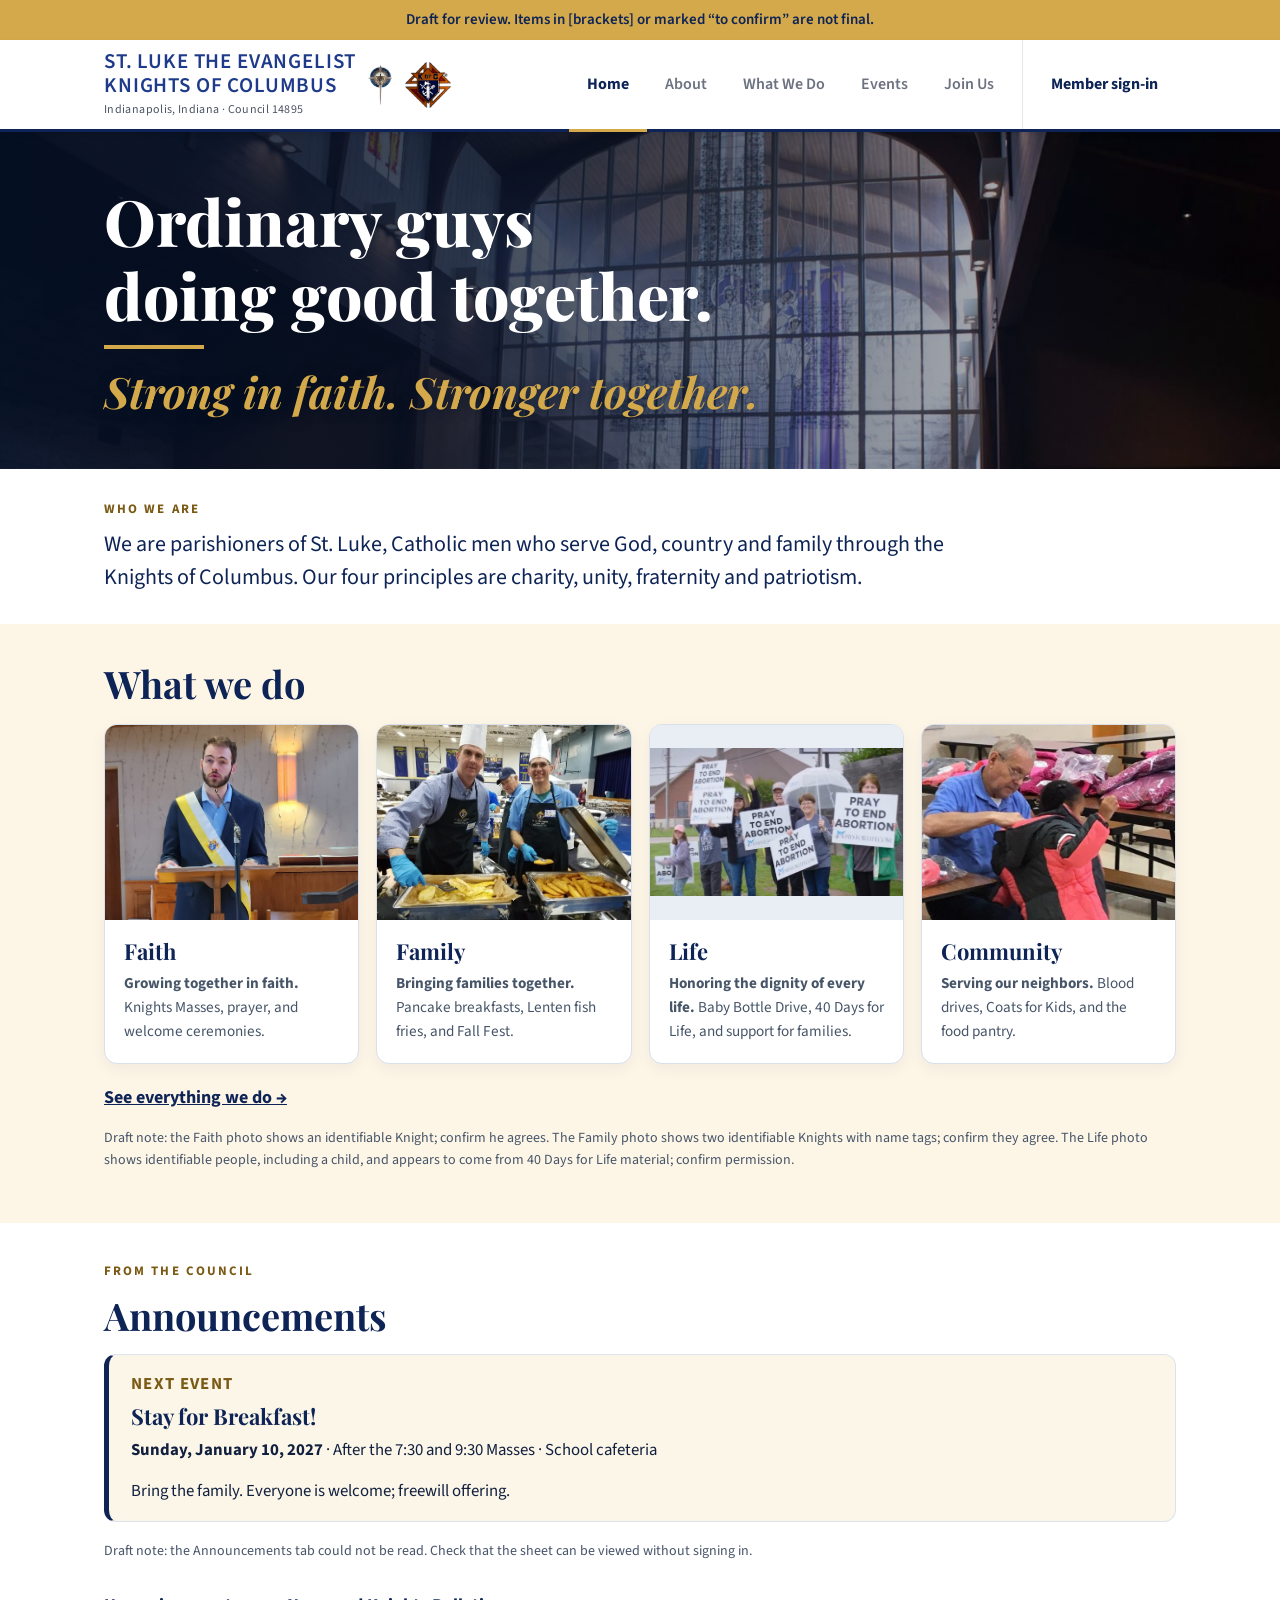
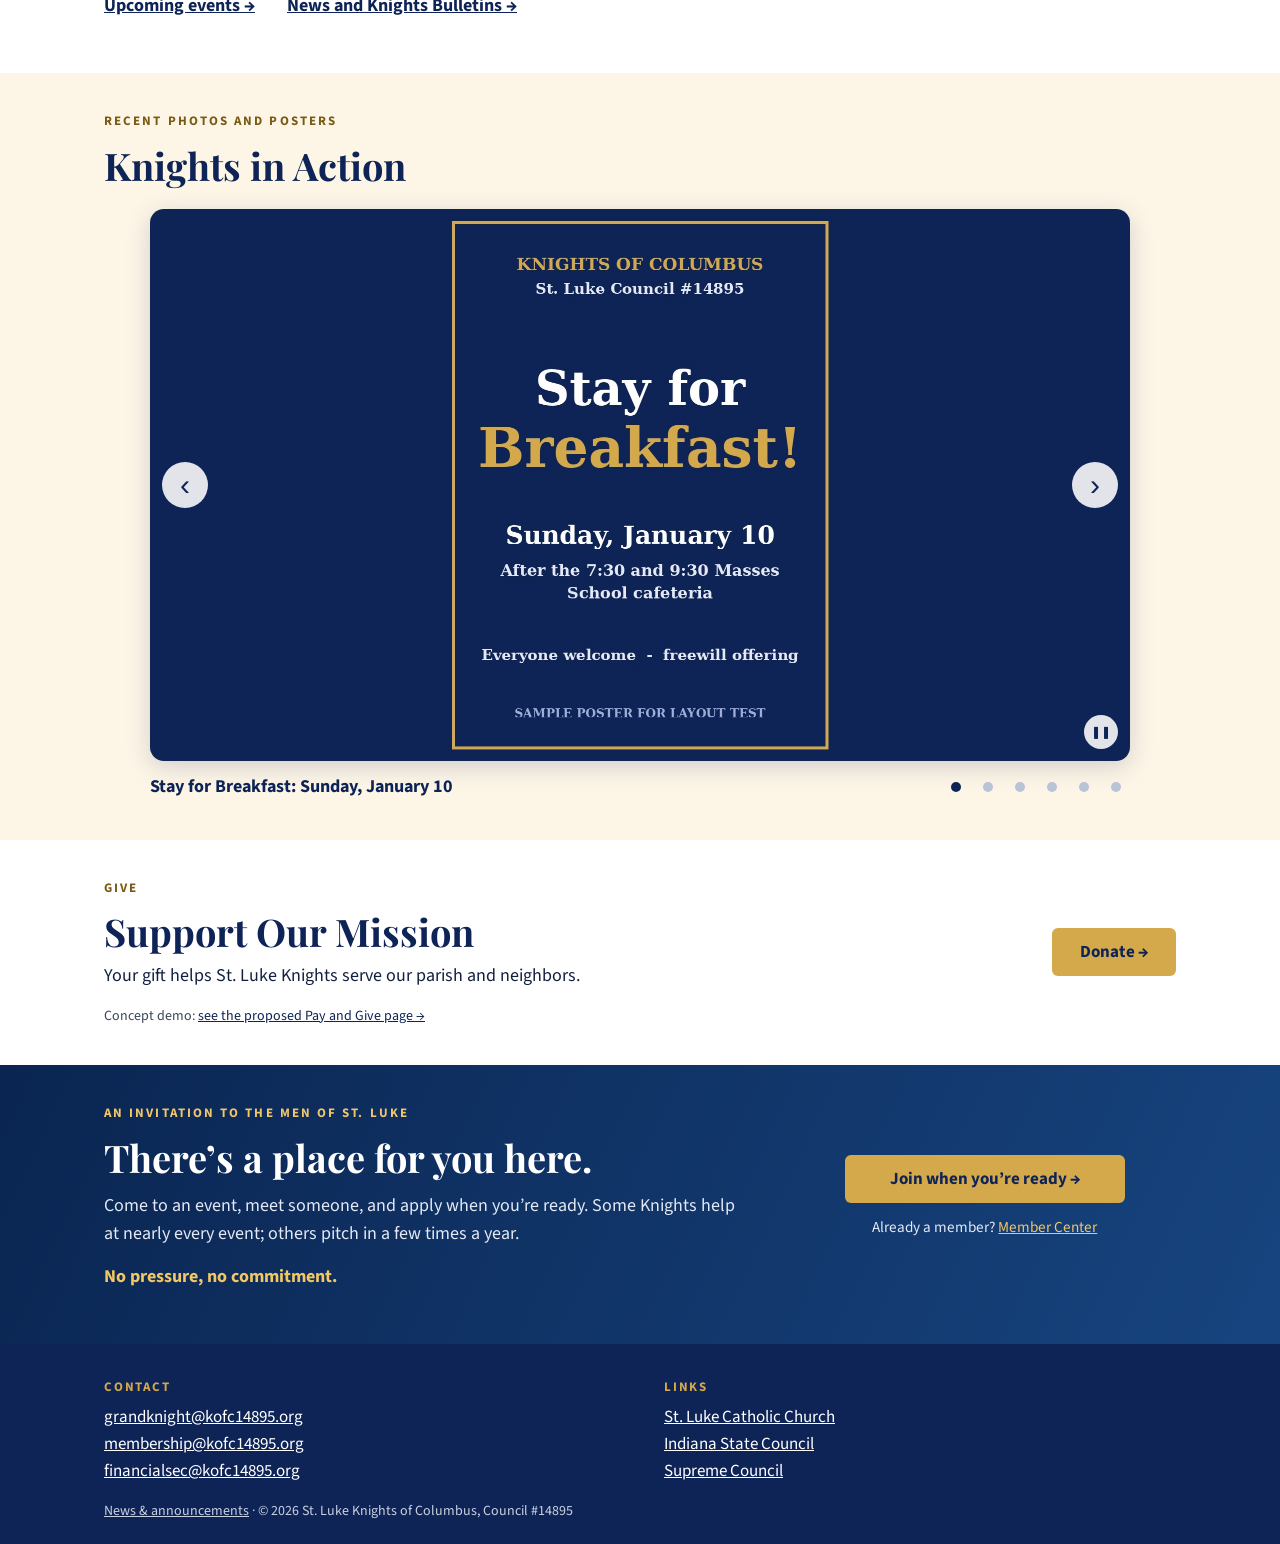
<file: index.html>
<!doctype html>
<html lang="en">
<head>
<meta charset="utf-8">
<meta name="viewport" content="width=device-width, initial-scale=1">
<meta name="robots" content="noindex, nofollow">
<meta name="theme-color" content="#0E2456">
<title>St. Luke Knights of Columbus | Council #14895</title>
<meta name="description" content="Council #14895 of the Knights of Columbus at St. Luke Catholic Church in Indianapolis. Ordinary guys doing good together. Strong in faith. Stronger together.">
<link rel="icon" href="favicon.png" type="image/png">
<link rel="stylesheet" href="https://fonts.googleapis.com/css2?family=Playfair+Display:ital,wght@0,700;0,800;1,600&family=Source+Sans+3:wght@400;600;700&display=swap">
<link rel="stylesheet" href="site.css">
<script src="config.js" defer></script>
<script src="site.js" defer></script>
</head>
<body>
<a class="skip" href="#main">Skip to content</a>
<div id="site-top"></div>
<noscript><p class="container">This site needs JavaScript for its menu and footer. Contact details are in the footer.</p></noscript>

<main id="main">

<section class="hero hero-photo" aria-labelledby="hero-title">
<div class="container hero-inner">
<h1 id="hero-title">Ordinary guys doing good together.</h1>
<div class="gold-line"></div>
<p class="hero-tag">Strong in faith. Stronger together.</p>
</div>
</section>

<section class="section section-white who" id="who-we-are" aria-label="Who we are">
<div class="container">
<p class="eyebrow">Who we are</p>
<p class="lead who-lead">We are parishioners of St. Luke, Catholic men who serve God, country and family through the Knights of Columbus. Our four principles are charity, unity, fraternity and patriotism.</p>
</div>
</section>

<section class="section" id="what-we-do">
<div class="container">
<h2>What we do</h2>
<div class="pillar-cards" role="list">
<article class="pillar-card" role="listitem">
<div class="pillar-media" role="img" aria-label="A Knight in a council sash speaking at the lectern during Mass at St. Luke" style="background-image:url(faith.jpg);background-position:38% 30%"></div>
<div class="pillar-copy"><h3>Faith</h3><p><strong>Growing together in faith.</strong> Knights Masses, prayer, and welcome ceremonies.</p></div>
</article>
<article class="pillar-card" role="listitem">
<div class="pillar-media" role="img" aria-label="Two Knights in chef hats and council aprons serving fish and fried fish at a fish fry" style="background-image:url(family.jpg);background-position:center 45%"></div>
<div class="pillar-copy"><h3>Family</h3><p><strong>Bringing families together.</strong> Pancake breakfasts, Lenten fish fries, and Fall Fest.</p></div>
</article>
<article class="pillar-card" role="listitem">
<div class="pillar-media fit" role="img" aria-label="Parishioners holding Pray to End Abortion signs at a 40 Days for Life prayer vigil" style="background-image:url(life.jpg)"></div>
<div class="pillar-copy"><h3>Life</h3><p><strong>Honoring the dignity of every life.</strong> Baby Bottle Drive, 40 Days for Life, and support for families.</p></div>
</article>
<article class="pillar-card" role="listitem">
<div class="pillar-media" role="img" aria-label="A Knight helping a child try on a new coat at a Coats for Kids event" style="background-image:url(coats.jpg);background-position:center 30%"></div>
<div class="pillar-copy"><h3>Community</h3><p><strong>Serving our neighbors.</strong> Blood drives, Coats for Kids, and the food pantry.</p></div>
</article>
</div>
<p style="margin-top:20px"><a class="text-link" href="what-we-do.html">See everything we do &rarr;</a></p>
<p class="figure-note draft-only">Draft note: the Faith photo shows an identifiable Knight; confirm he agrees. The Family photo shows two identifiable Knights with name tags; confirm they agree. The Life photo shows identifiable people, including a child, and appears to come from 40 Days for Life material; confirm permission.</p>
</div>
</section>

<section class="section section-white" id="announcements" aria-labelledby="ann-title">
<div class="container">
<p class="eyebrow">From the council</p>
<h2 id="ann-title">Announcements</h2>
<div class="announce-list" data-announcements data-next-event data-limit="3"></div>
<p style="margin-top:16px;display:flex;flex-wrap:wrap;gap:8px 32px"><a class="text-link" href="events.html">Upcoming events &rarr;</a><a class="text-link" href="news.html">News and Knights Bulletins &rarr;</a></p>
</div>
</section>

<section class="section" id="photos" aria-labelledby="photos-title">
<div class="container">
<p class="eyebrow">Recent photos and posters</p>
<h2 id="photos-title">Knights in Action</h2>
<div data-gallery></div>
</div>
</section>



<section class="section section-white" id="donate" aria-labelledby="donate-title">
<div class="container">
<div class="donate-row">
<div>
<p class="eyebrow">Give</p>
<h2 id="donate-title">Support Our Mission</h2>
<p>Your gift helps St. Luke Knights serve our parish and neighbors.</p>
<p class="figure-note draft-only">Concept demo: <a href="pay-demo.html">see the proposed Pay and Give page &rarr;</a></p>
</div>
<a class="btn btn-gold" data-href="squareShopUrl" href="support.html">Donate &rarr;</a>
</div>
</div>
</section>

<section class="section invite" id="get-involved">
<div class="container invite-grid">
<div>
<p class="eyebrow">An invitation to the men of St. Luke</p>
<h2>There&rsquo;s a place for you here.</h2>
<p>Come to an event, meet someone, and apply when you&rsquo;re ready. Some Knights help at nearly every event; others pitch in a few times a year.</p>
<p class="note">No pressure, no commitment.</p>
</div>
<div class="invite-action">
<a class="btn btn-gold" href="join.html">Join when you&rsquo;re ready &rarr;</a>
<p style="font-size:.95rem;margin-top:12px">Already a member? <a href="members.html" style="color:#F0C668">Member Center</a></p>
</div>
</div>
</section>

</main>

<div id="site-bottom"></div>
</body>
</html>
</file>
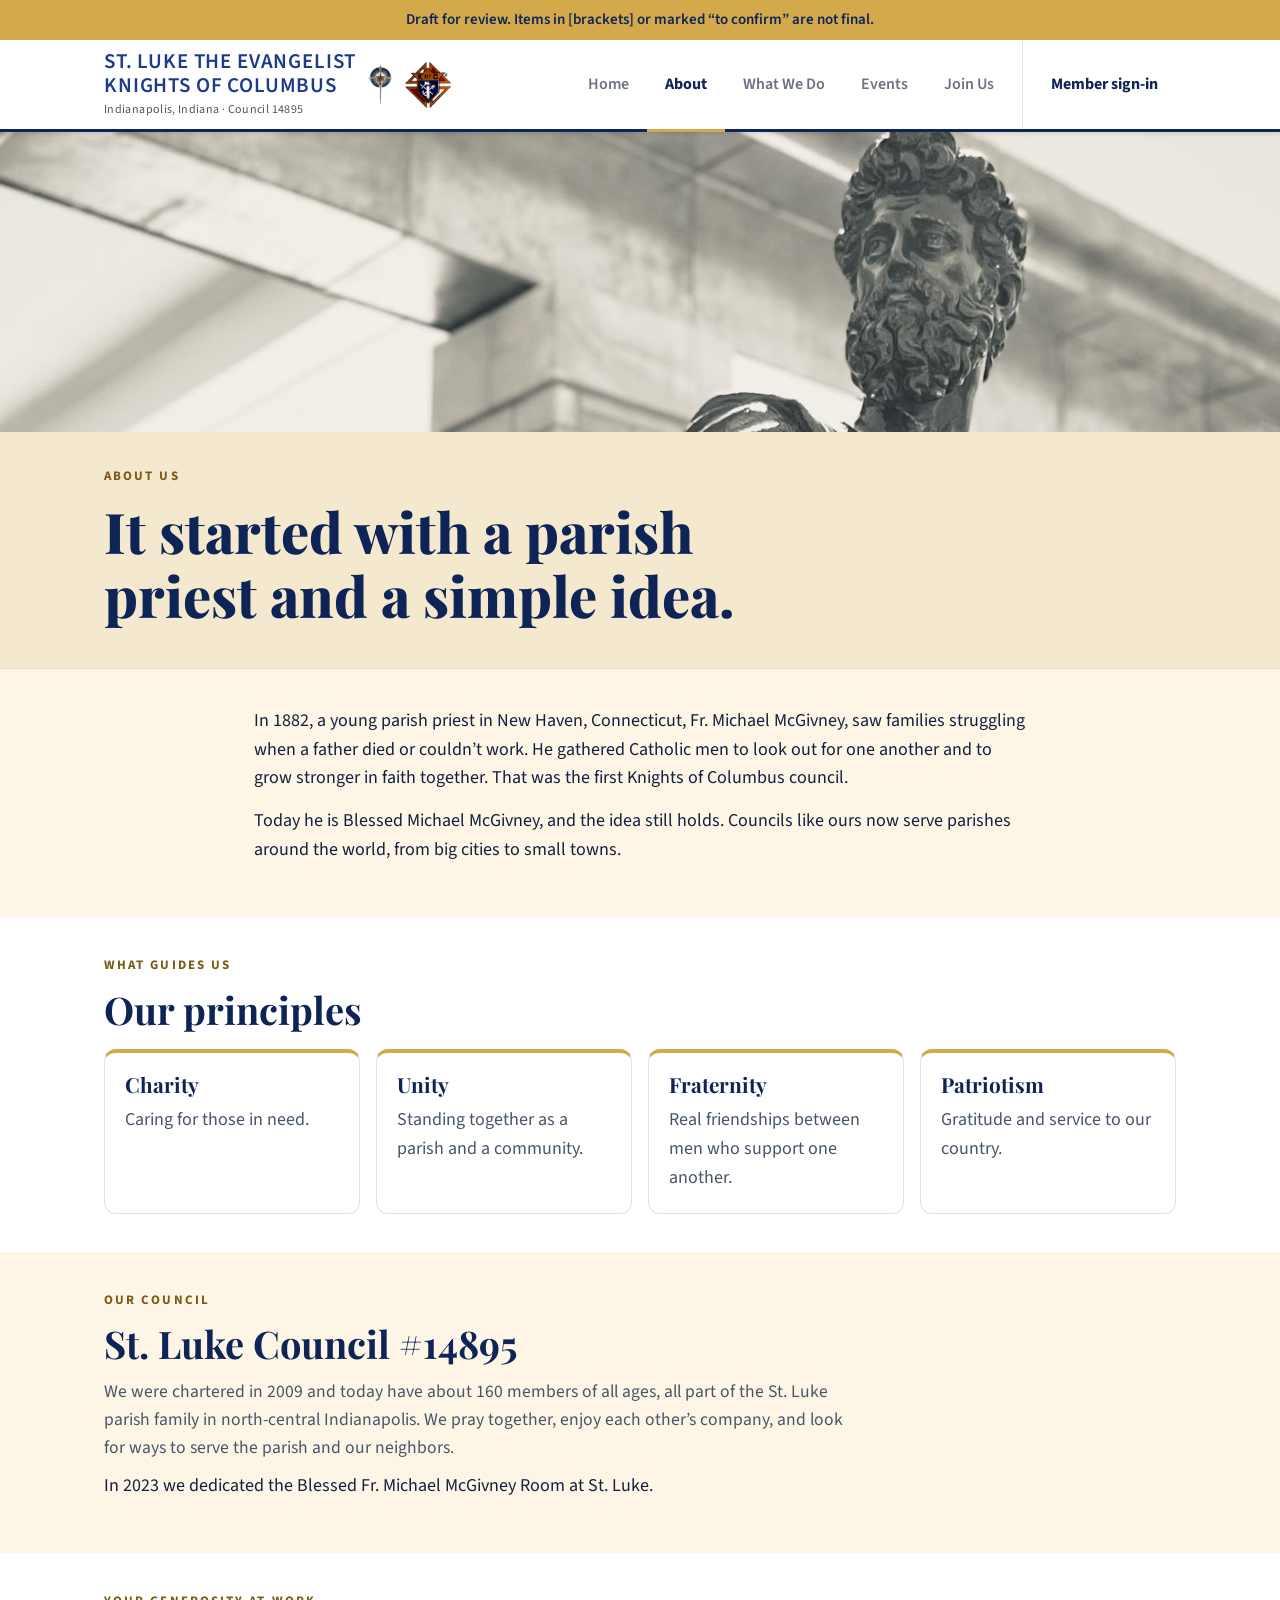
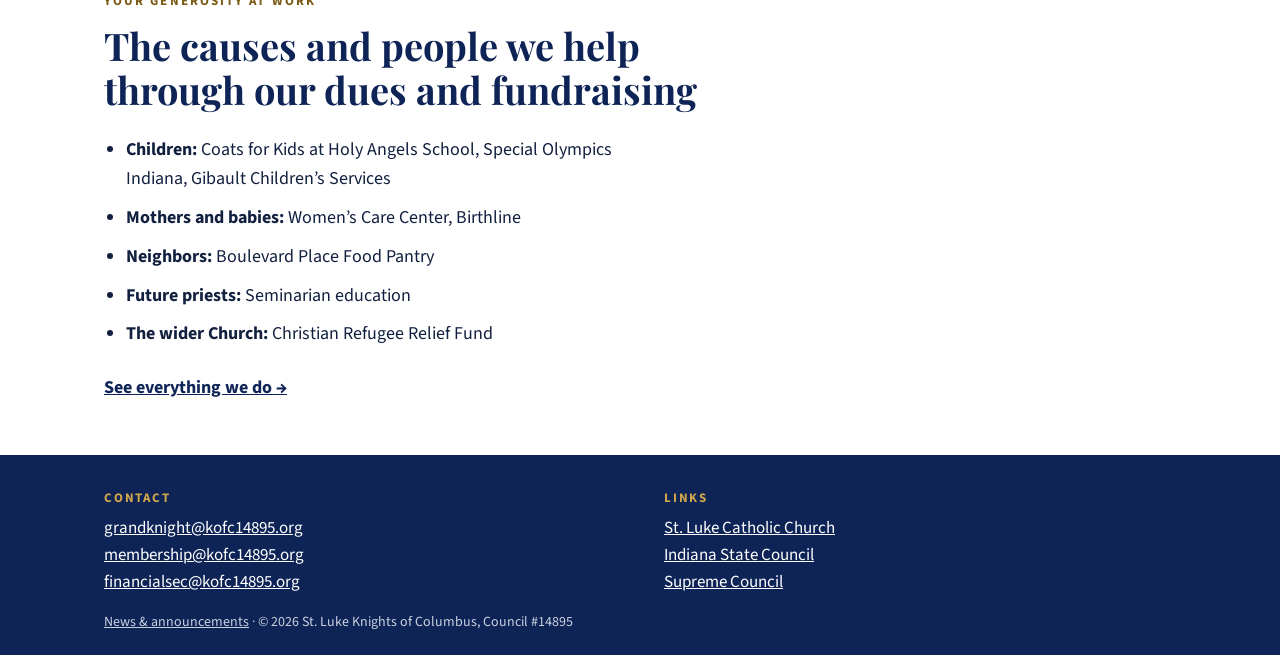
<file: about.html>
<!doctype html>
<html lang="en">
<head>
<meta charset="utf-8">
<meta name="viewport" content="width=device-width, initial-scale=1">
<meta name="robots" content="noindex, nofollow">
<title>About Us | St. Luke Knights of Columbus</title>
<meta name="description" content="The history of St. Luke Council #14895 and the Knights of Columbus.">
<link rel="icon" href="favicon.png" type="image/png">
<link rel="stylesheet" href="https://fonts.googleapis.com/css2?family=Playfair+Display:ital,wght@0,700;0,800;1,600&family=Source+Sans+3:wght@400;600;700&display=swap">
<link rel="stylesheet" href="site.css">
<script src="config.js" defer></script>
<script src="site.js" defer></script>
</head>
<body>
<a class="skip" href="#main">Skip to content</a>
<div id="site-top"></div>

<main id="main">

<img class="banner-img" src="statue.jpg" width="1400" height="1036" alt="A bronze statue of a bearded man holding a tool and a set of plans, in black and white.">

<section class="page-hero">
<div class="container">
<p class="eyebrow">About us</p>
<h1>It started with a parish priest and a simple idea.</h1>
</div>
</section>

<section class="section">
<div class="container" style="max-width:820px">
<div>
<p>In 1882, a young parish priest in New Haven, Connecticut, Fr. Michael McGivney, saw families struggling when a father died or couldn&rsquo;t work. He gathered Catholic men to look out for one another and to grow stronger in faith together. That was the first Knights of Columbus council.</p>
<p>Today he is Blessed Michael McGivney, and the idea still holds. Councils like ours now serve parishes around the world, from big cities to small towns.</p>
</div>
</div>
</section>

<section class="section section-white" id="principles">
<div class="container">
<p class="eyebrow">What guides us</p>
<h2>Our principles</h2>
<div class="why-grid">
<article><h3>Charity</h3><p>Caring for those in need.</p></article>
<article><h3>Unity</h3><p>Standing together as a parish and a community.</p></article>
<article><h3>Fraternity</h3><p>Real friendships between men who support one another.</p></article>
<article><h3>Patriotism</h3><p>Gratitude and service to our country.</p></article>
</div>
</div>
</section>

<section class="section">
<div class="container">
<p class="eyebrow">Our council</p>
<h2>St. Luke Council #14895</h2>
<p class="section-lead">We were chartered in 2009 and today have about 160 members of all ages, all part of the St. Luke parish family in north-central Indianapolis. We pray together, enjoy each other&rsquo;s company, and look for ways to serve the parish and our neighbors.</p>
<p>In 2023 we dedicated the Blessed Fr. Michael McGivney Room at St. Luke.</p>
</div>
</section>

<section class="section section-white" id="causes">
<div class="container">
<p class="eyebrow">Your generosity at work</p>
<h2>The causes and people we help through our dues and fundraising</h2>
<div class="impact" style="margin-top:20px">
<ul>
<li><strong>Children:</strong> Coats for Kids at Holy Angels School, Special Olympics Indiana, Gibault Children&rsquo;s Services</li>
<li><strong>Mothers and babies:</strong> Women&rsquo;s Care Center, Birthline</li>
<li><strong>Neighbors:</strong> Boulevard Place Food Pantry</li>
<li><strong>Future priests:</strong> Seminarian education</li>
<li><strong>The wider Church:</strong> Christian Refugee Relief Fund</li>
</ul>
</div>
<p style="margin-top:20px"><a class="text-link" href="what-we-do.html">See everything we do &rarr;</a></p>
</div>
</section>

</main>

<div id="site-bottom"></div>
</body>
</html>
</file>
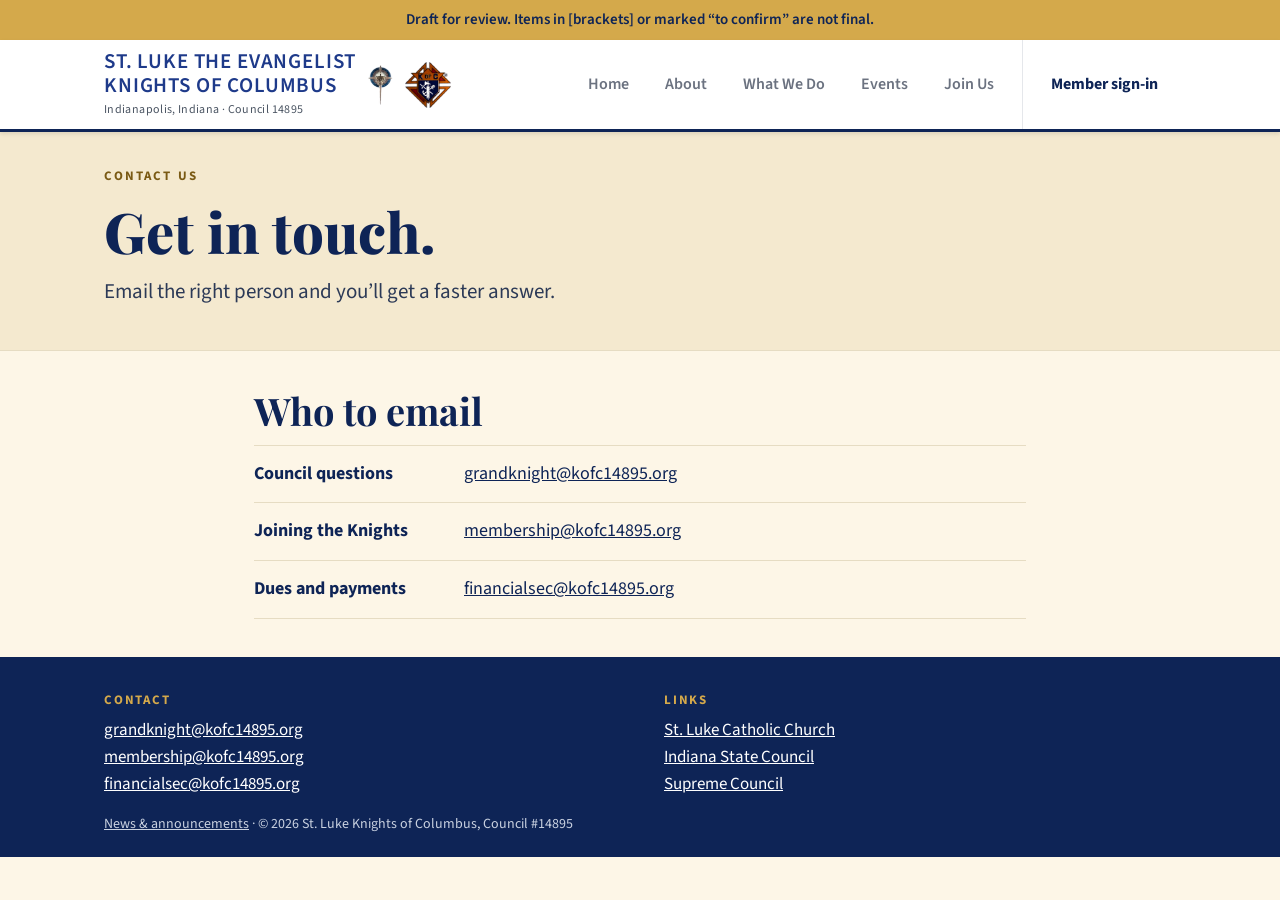
<file: contact.html>
<!doctype html>
<html lang="en">
<head>
<meta charset="utf-8">
<meta name="viewport" content="width=device-width, initial-scale=1">
<meta name="robots" content="noindex, nofollow">
<title>Contact Us | St. Luke Knights of Columbus</title>
<meta name="description" content="Contact St. Luke Council #14895: who to email.">
<link rel="icon" href="favicon.svg" type="image/svg+xml">
<link rel="stylesheet" href="https://fonts.googleapis.com/css2?family=Playfair+Display:ital,wght@0,700;0,800;1,600&family=Source+Sans+3:wght@400;600;700&display=swap">
<link rel="stylesheet" href="site.css">
<script src="config.js" defer></script>
<script src="site.js" defer></script>
</head>
<body>
<a class="skip" href="#main">Skip to content</a>
<div id="site-top"></div>

<main id="main">

<section class="page-hero">
<div class="container">
<p class="eyebrow">Contact us</p>
<h1>Get in touch.</h1>
<p class="lead">Email the right person and you&rsquo;ll get a faster answer.</p>
</div>
</section>

<section class="section">
<div class="container" style="max-width:820px">
<h2>Who to email</h2>
<dl class="dl">
<div><dt>Council questions</dt><dd><a data-mail="emailGrandKnight" href="#">grandknight@kofc14895.org</a></dd></div>
<div><dt>Joining the Knights</dt><dd><a data-mail="emailMembership" href="#">membership@kofc14895.org</a></dd></div>
<div><dt>Dues and payments</dt><dd><a data-mail="emailFinancialSecretary" href="#">financialsec@kofc14895.org</a></dd></div>
</dl>
</div>
</section>

</main>

<div id="site-bottom"></div>
</body>
</html>
</file>
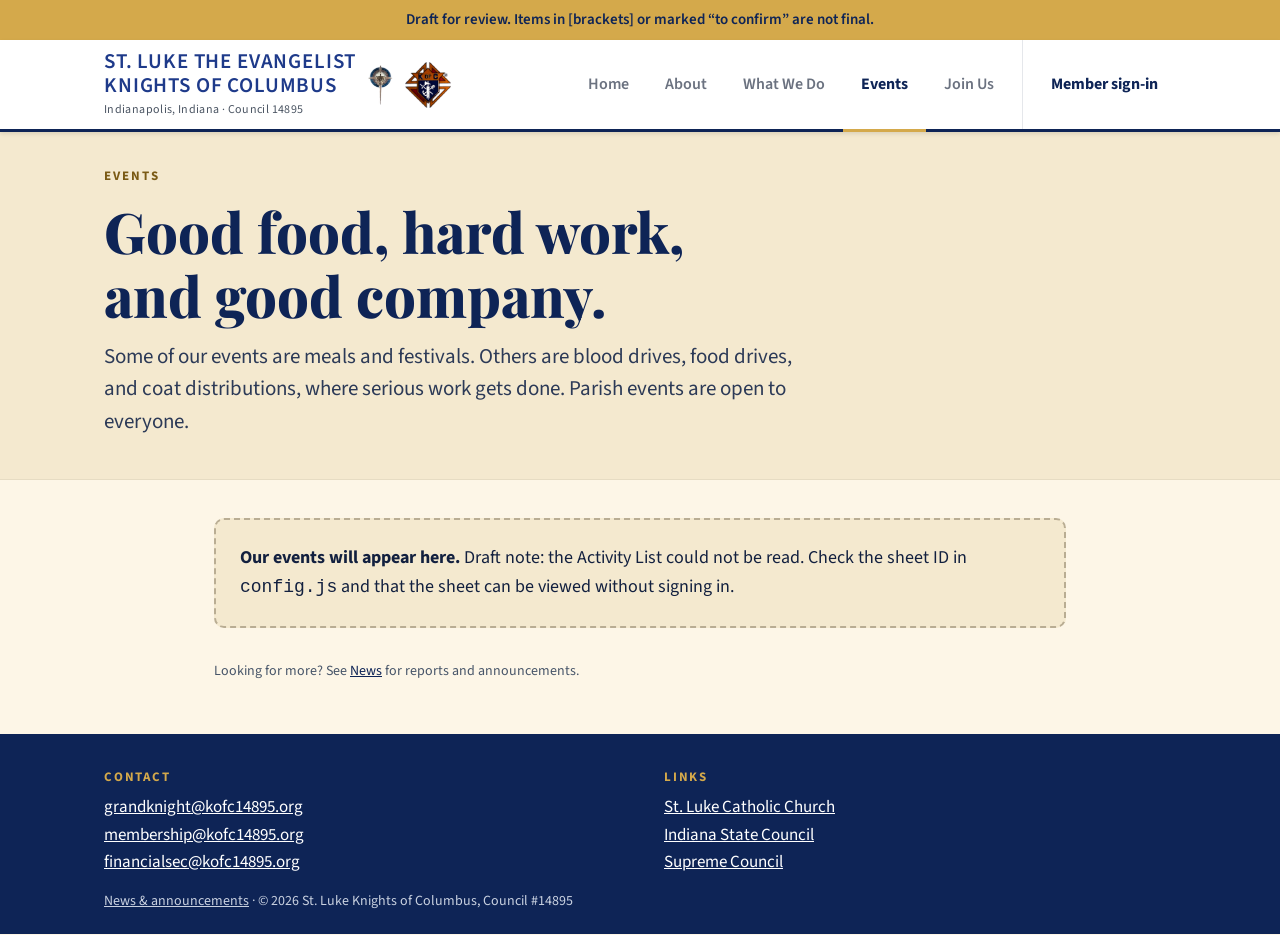
<file: events.html>
<!doctype html>
<html lang="en">
<head>
<meta charset="utf-8">
<meta name="viewport" content="width=device-width, initial-scale=1">
<meta name="robots" content="noindex, nofollow">
<title>Events | St. Luke Knights of Columbus</title>
<meta name="description" content="Events for St. Luke Council #14895: meals, festivals, blood drives, food drives and more.">
<link rel="icon" href="favicon.png" type="image/png">
<link rel="stylesheet" href="https://fonts.googleapis.com/css2?family=Playfair+Display:ital,wght@0,700;0,800;1,600&family=Source+Sans+3:wght@400;600;700&display=swap">
<link rel="stylesheet" href="site.css">
<script src="config.js" defer></script>
<script src="site.js" defer></script>
</head>
<body>
<a class="skip" href="#main">Skip to content</a>
<div id="site-top"></div>

<main id="main">

<section class="page-hero">
<div class="container">
<p class="eyebrow">Events</p>
<h1>Good food, hard work, and good company.</h1>
<p class="lead">Some of our events are meals and festivals. Others are blood drives, food drives, and coat distributions, where serious work gets done. Parish events are open to everyone.</p>
</div>
</section>

<section class="section">
<div class="container" style="max-width:900px">
<div data-events></div>
<p class="figure-note" style="margin-top:32px">Looking for more? See <a href="news.html">News</a> for reports and announcements.</p>
</div>
</section>

</main>

<div id="site-bottom"></div>
</body>
</html>
</file>
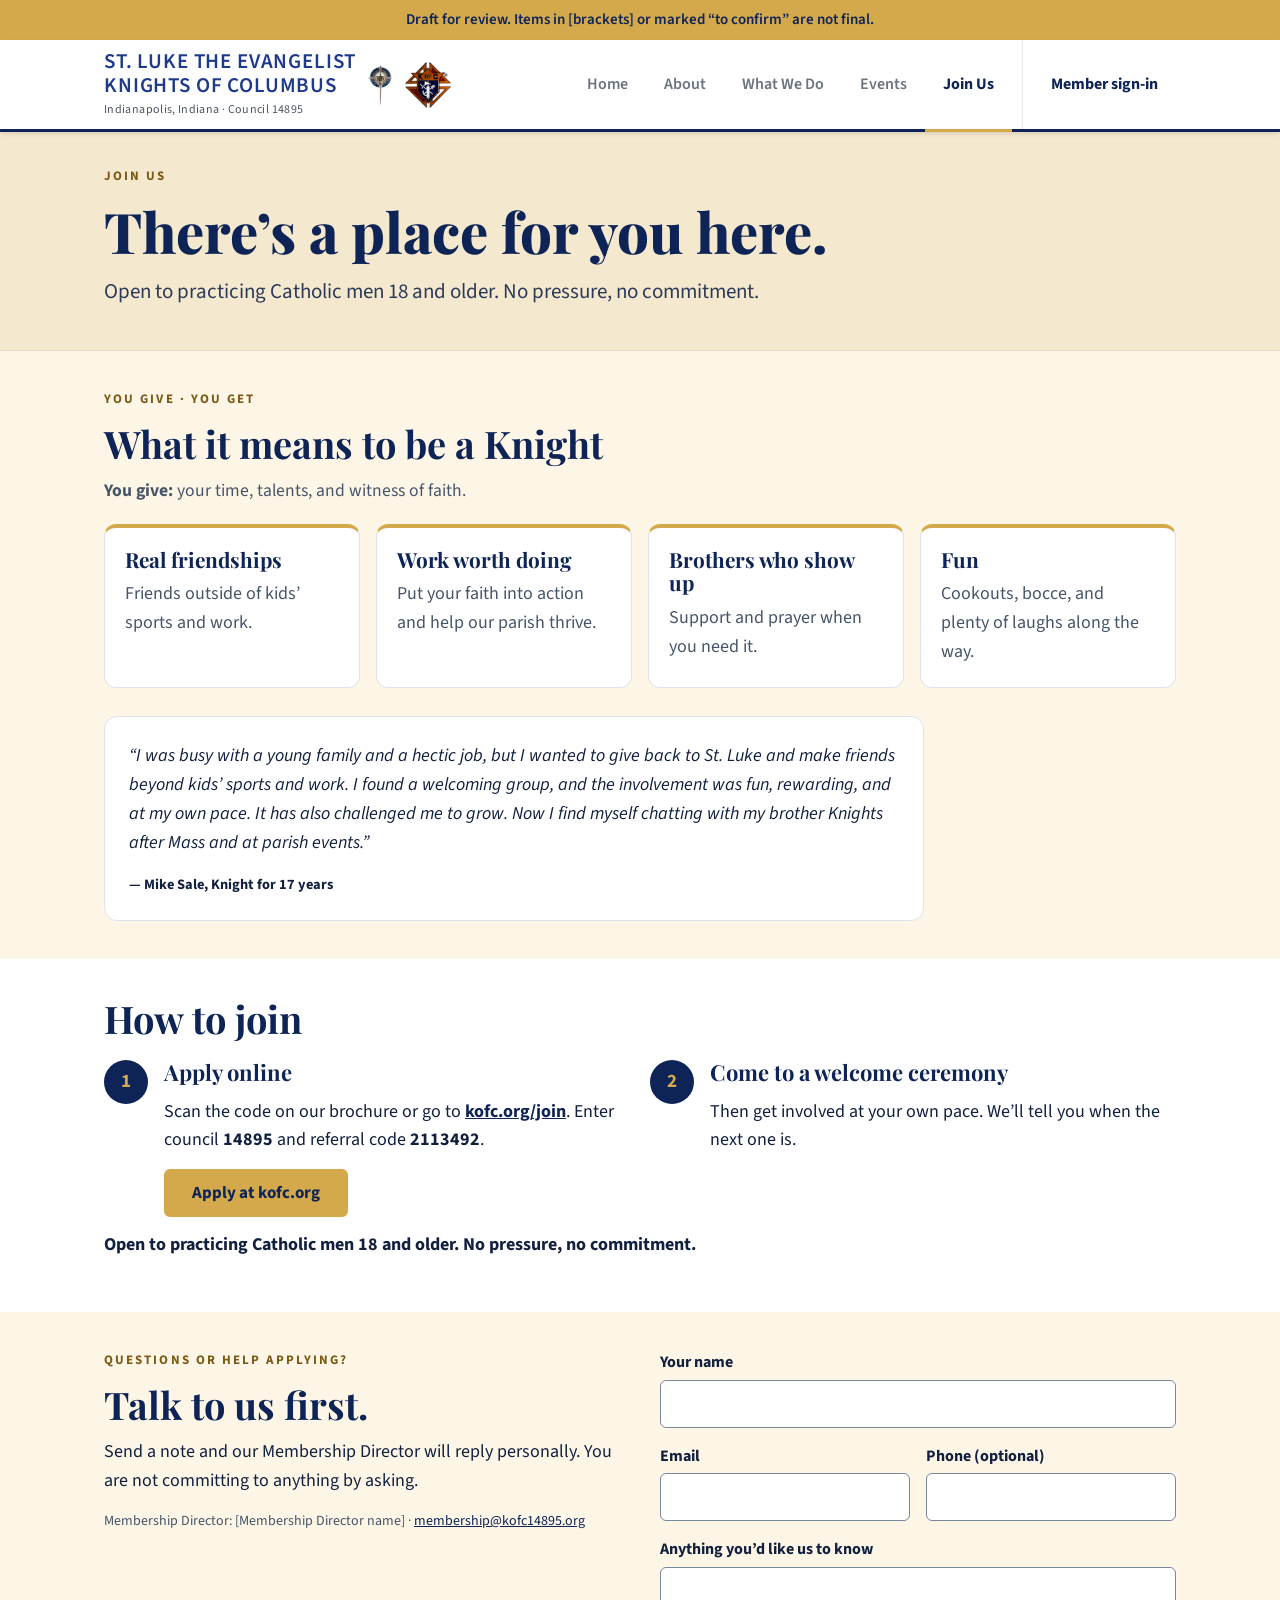
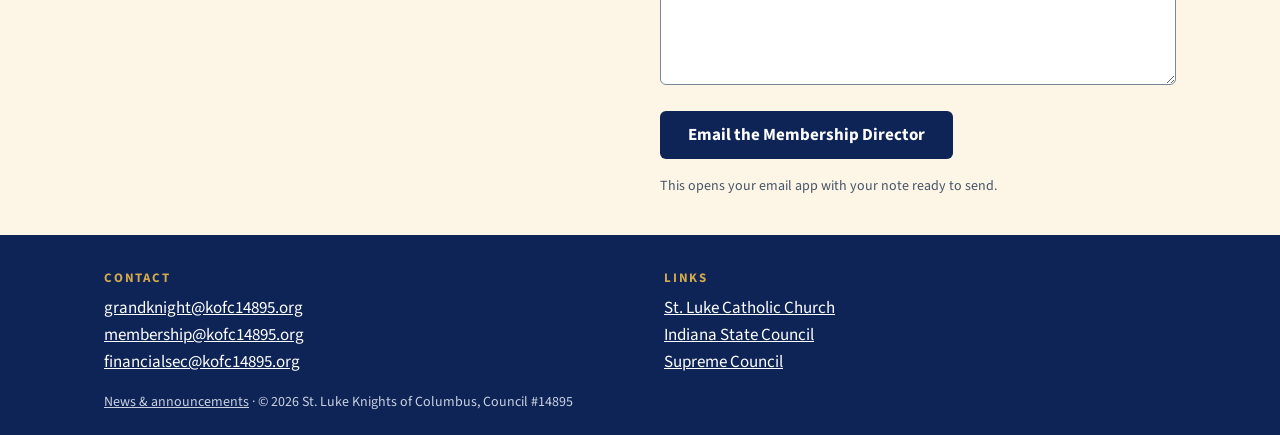
<file: join.html>
<!doctype html>
<html lang="en">
<head>
<meta charset="utf-8">
<meta name="viewport" content="width=device-width, initial-scale=1">
<meta name="robots" content="noindex, nofollow">
<title>Join Us | St. Luke Knights of Columbus</title>
<meta name="description" content="How to join the Knights of Columbus at St. Luke Council #14895.">
<link rel="icon" href="favicon.png" type="image/png">
<link rel="stylesheet" href="https://fonts.googleapis.com/css2?family=Playfair+Display:ital,wght@0,700;0,800;1,600&family=Source+Sans+3:wght@400;600;700&display=swap">
<link rel="stylesheet" href="site.css">
<script src="config.js" defer></script>
<script src="site.js" defer></script>
</head>
<body>
<a class="skip" href="#main">Skip to content</a>
<div id="site-top"></div>

<main id="main">

<section class="page-hero">
<div class="container">
<p class="eyebrow">Join us</p>
<h1>There&rsquo;s a place for you here.</h1>
<p class="lead">Open to practicing Catholic men 18 and older. No pressure, no commitment.</p>
</div>
</section>

<section class="section">
<div class="container">
<p class="eyebrow">You give &middot; You get</p>
<h2>What it means to be a Knight</h2>
<p class="section-lead"><strong>You give:</strong> your time, talents, and witness of faith.</p>
<div class="why-grid">
<article><h3>Real friendships</h3><p>Friends outside of kids&rsquo; sports and work.</p></article>
<article><h3>Work worth doing</h3><p>Put your faith into action and help our parish thrive.</p></article>
<article><h3>Brothers who show up</h3><p>Support and prayer when you need it.</p></article>
<article><h3>Fun</h3><p>Cookouts, bocce, and plenty of laughs along the way.</p></article>
</div>
<figure class="member-quote" style="margin-top:28px;max-width:820px">
<blockquote>&ldquo;I was busy with a young family and a hectic job, but I wanted to give back to St. Luke and make friends beyond kids&rsquo; sports and work. I found a welcoming group, and the involvement was fun, rewarding, and at my own pace. It has also challenged me to grow. Now I find myself chatting with my brother Knights after Mass and at parish events.&rdquo;</blockquote>
<figcaption>&mdash; Mike Sale, Knight for 17 years</figcaption>
</figure>
</div>
</section>

<section class="section section-white">
<div class="container">
<h2>How to join</h2>
<ol class="steps" style="margin-top:20px">
<li>
<span class="step-n">1</span>
<div>
<h3>Apply online</h3>
<p>Scan the code on our brochure or go to <a data-href="kofcJoinUrl" href="https://www.kofc.org/join"><strong>kofc.org/join</strong></a>. Enter council <strong data-bind="councilNumber">14895</strong> and referral code <strong data-bind="referralCode">[referral code]</strong>.</p>
<p><a class="btn btn-gold" data-href="kofcJoinUrl" href="https://www.kofc.org/join">Apply at kofc.org</a></p>
</div>
</li>
<li>
<span class="step-n">2</span>
<div>
<h3>Come to a welcome ceremony</h3>
<p>Then get involved at your own pace. We&rsquo;ll tell you when the next one is.</p>
</div>
</li>
</ol>
<p><strong>Open to practicing Catholic men 18 and older. No pressure, no commitment.</strong></p>
</div>
</section>

<section class="section">
<div class="container two-col">
<div>
<p class="eyebrow">Questions or help applying?</p>
<h2>Talk to us first.</h2>
<p>Send a note and our Membership Director will reply personally. You are not committing to anything by asking.</p>
<p class="figure-note">Membership Director: <span data-bind="membershipDirector">[Name]</span> &middot; <a data-mail="emailMembership" href="#">membership@kofc14895.org</a></p>
</div>
<form id="interest-form" class="form" novalidate>
<div>
<label for="f-name">Your name</label>
<input id="f-name" name="name" type="text" autocomplete="name">
</div>
<div class="form-row">
<div>
<label for="f-email">Email</label>
<input id="f-email" name="email" type="email" autocomplete="email">
</div>
<div>
<label for="f-phone">Phone (optional)</label>
<input id="f-phone" name="phone" type="tel" autocomplete="tel">
</div>
</div>
<div>
<label for="f-msg">Anything you&rsquo;d like us to know</label>
<textarea id="f-msg" name="message" rows="4"></textarea>
</div>
<button class="btn btn-navy" type="submit" style="align-self:flex-start">Email the Membership Director</button>
<p class="figure-note" style="margin:0">This opens your email app with your note ready to send.</p>
</form>
</div>
</section>

</main>

<div id="site-bottom"></div>
</body>
</html>
</file>
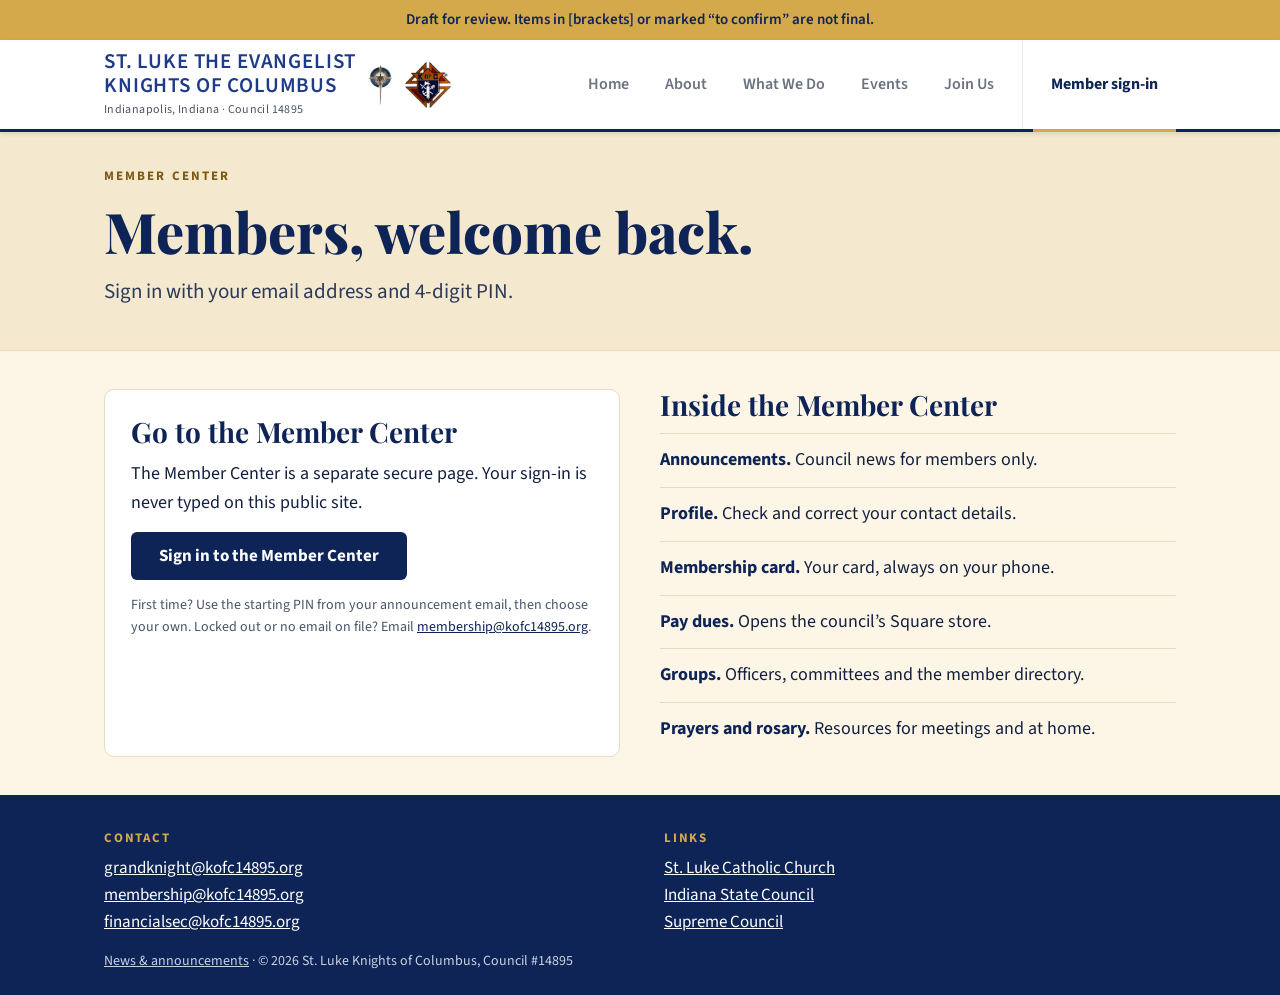
<file: members.html>
<!doctype html>
<html lang="en">
<head>
<meta charset="utf-8">
<meta name="viewport" content="width=device-width, initial-scale=1">
<meta name="robots" content="noindex, nofollow">
<title>Member Sign-in | St. Luke Knights of Columbus</title>
<meta name="description" content="Sign in to the St. Luke Council #14895 Member Center.">
<link rel="icon" href="favicon.png" type="image/png">
<link rel="stylesheet" href="https://fonts.googleapis.com/css2?family=Playfair+Display:ital,wght@0,700;0,800;1,600&family=Source+Sans+3:wght@400;600;700&display=swap">
<link rel="stylesheet" href="site.css">
<script src="config.js" defer></script>
<script src="site.js" defer></script>
</head>
<body>
<a class="skip" href="#main">Skip to content</a>
<div id="site-top"></div>

<main id="main">

<section class="page-hero">
<div class="container">
<p class="eyebrow">Member Center</p>
<h1>Members, welcome back.</h1>
<p class="lead">Sign in with your email address and 4-digit PIN.</p>
</div>
</section>

<section class="section">
<div class="container two-col">
<div class="card">
<h2 style="font-size:28px">Go to the Member Center</h2>
<p>The Member Center is a separate secure page. Your sign-in is never typed on this public site.</p>
<p><a class="btn btn-navy" data-href="memberCenterUrl" href="#">Sign in to the Member Center</a></p>
<p class="figure-note">First time? Use the starting PIN from your announcement email, then choose your own. Locked out or no email on file? Email <a data-mail="emailMembership" href="#">membership@kofc14895.org</a>.</p>
</div>
<div>
<h2 style="font-size:28px">Inside the Member Center</h2>
<ul class="list-clean list-light">
<li><strong>Announcements.</strong> Council news for members only.</li>
<li><strong>Profile.</strong> Check and correct your contact details.</li>
<li><strong>Membership card.</strong> Your card, always on your phone.</li>
<li><strong>Pay dues.</strong> Opens the council&rsquo;s Square store.</li>
<li><strong>Groups.</strong> Officers, committees and the member directory.</li>
<li><strong>Prayers and rosary.</strong> Resources for meetings and at home.</li>
</ul>
</div>
</div>
</section>

</main>

<div id="site-bottom"></div>
</body>
</html>
</file>
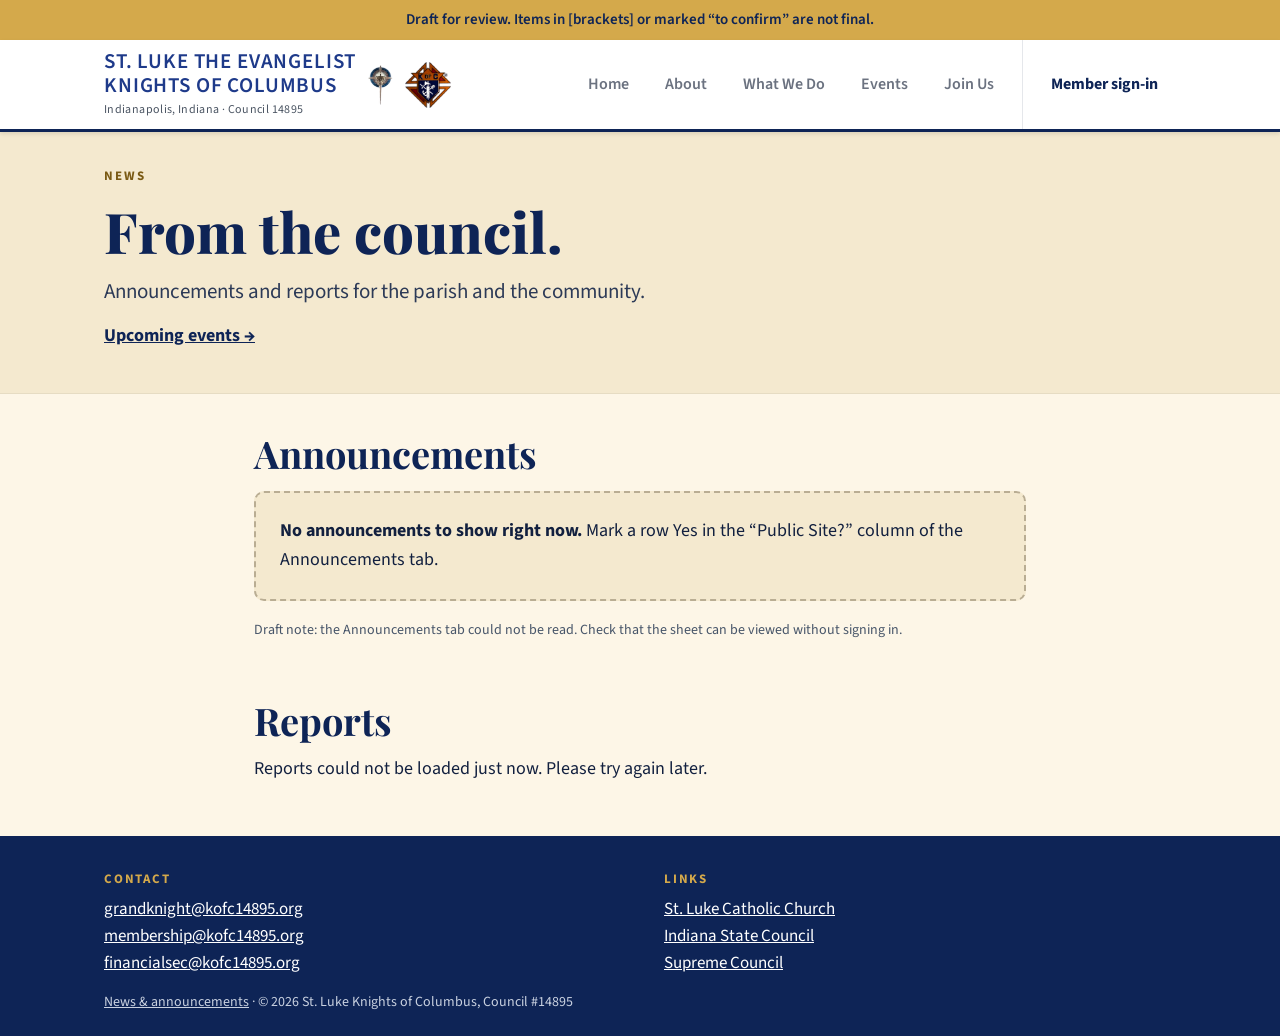
<file: news.html>
<!doctype html>
<html lang="en">
<head>
<meta charset="utf-8">
<meta name="viewport" content="width=device-width, initial-scale=1">
<meta name="robots" content="noindex, nofollow">
<title>News | St. Luke Knights of Columbus</title>
<meta name="description" content="News and reports from St. Luke Council #14895.">
<link rel="icon" href="favicon.png" type="image/png">
<link rel="stylesheet" href="https://fonts.googleapis.com/css2?family=Playfair+Display:ital,wght@0,700;0,800;1,600&family=Source+Sans+3:wght@400;600;700&display=swap">
<link rel="stylesheet" href="site.css">
<script src="config.js" defer></script>
<script src="site.js" defer></script>
</head>
<body>
<a class="skip" href="#main">Skip to content</a>
<div id="site-top"></div>

<main id="main">

<section class="page-hero">
<div class="container">
<p class="eyebrow">News</p>
<h1>From the council.</h1>
<p class="lead">Announcements and reports for the parish and the community.</p>
<p style="margin-top:14px"><a class="text-link" href="events.html">Upcoming events &rarr;</a></p>
</div>
</section>

<section class="section">
<div class="container" style="max-width: 820px">
<h2>Announcements</h2>
<div class="announce-list" data-announcements data-limit="30"></div>
<h2 style="margin-top:44px">Reports</h2>
<div data-reports></div>
</div>
</section>

</main>

<div id="site-bottom"></div>
</body>
</html>
</file>
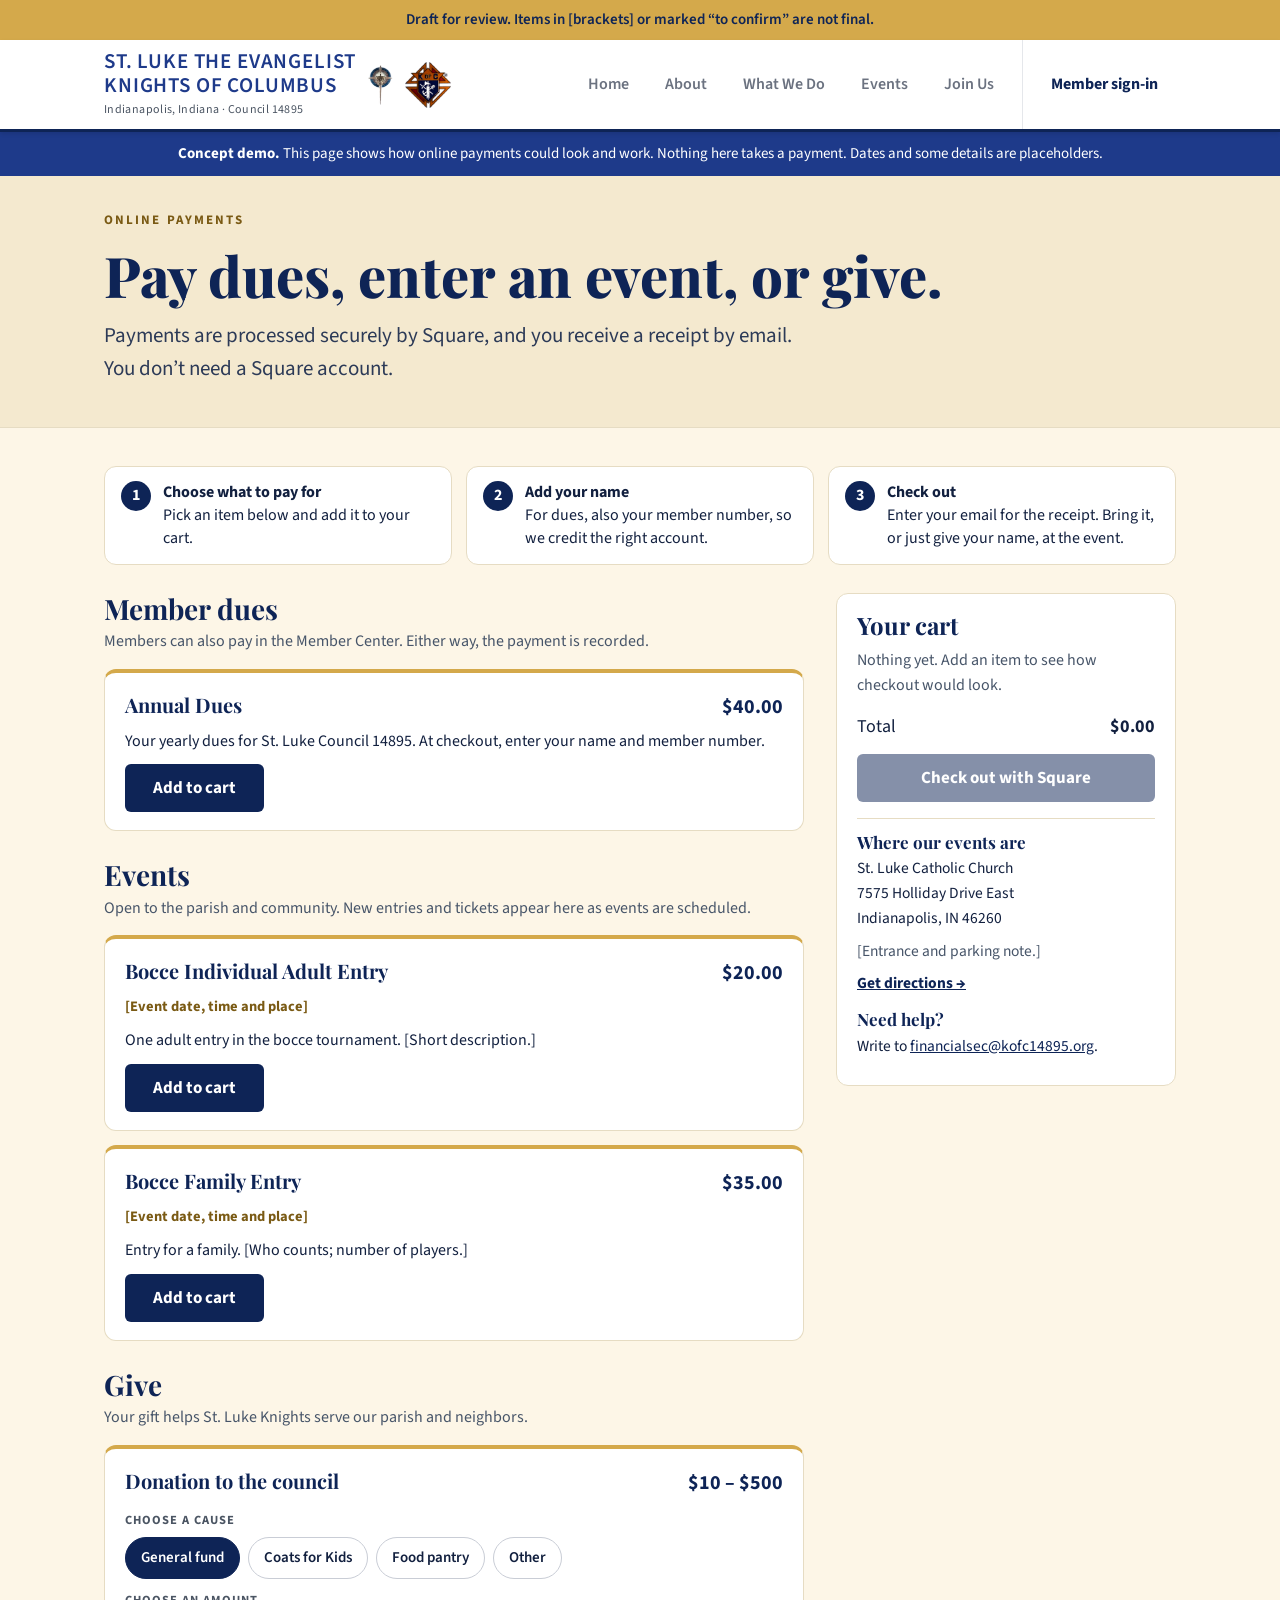
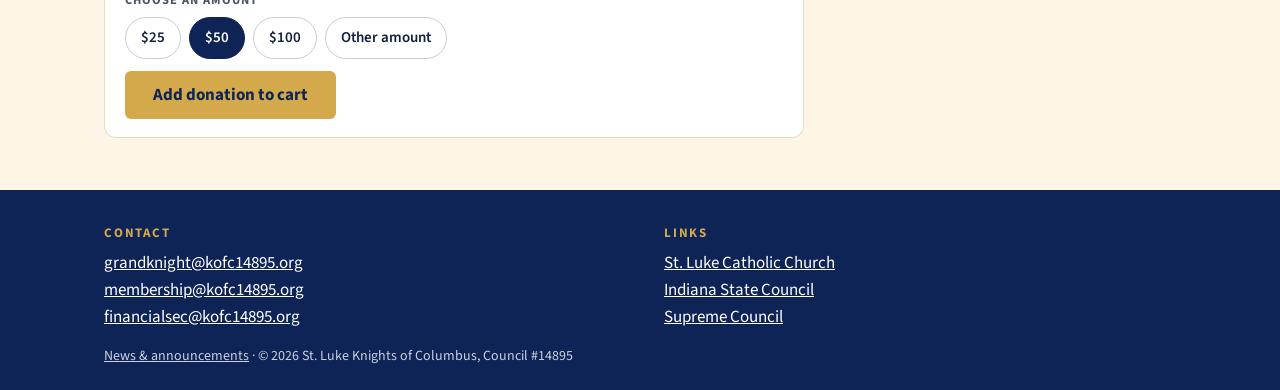
<file: pay-demo.html>
<!doctype html>
<html lang="en">
<head>
<meta charset="utf-8">
<meta name="viewport" content="width=device-width, initial-scale=1">
<meta name="robots" content="noindex, nofollow">
<title>Pay and Give: Concept Demo | St. Luke Knights of Columbus</title>
<link rel="icon" href="favicon.png" type="image/png">
<link rel="stylesheet" href="https://fonts.googleapis.com/css2?family=Playfair+Display:ital,wght@0,700;0,800;1,600&family=Source+Sans+3:wght@400;600;700&display=swap">
<link rel="stylesheet" href="site.css">
<script src="config.js" defer></script>
<script src="site.js" defer></script>
</head>
<body>
<a class="skip" href="#main">Skip to content</a>
<div id="site-top"></div>

<main id="main">

<div class="demo-bar" role="note"><strong>Concept demo.</strong> This page shows how online payments could look and work. Nothing here takes a payment. Dates and some details are placeholders.</div>

<section class="page-hero">
<div class="container">
<p class="eyebrow">Online payments</p>
<h1>Pay dues, enter an event, or give.</h1>
<p class="lead">Payments are processed securely by Square, and you receive a receipt by email. You don&rsquo;t need a Square account.</p>
</div>
</section>

<section class="section">
<div class="container">
<ol class="pay-steps">
<li><span class="n">1</span><div><strong>Choose what to pay for</strong><br>Pick an item below and add it to your cart.</div></li>
<li><span class="n">2</span><div><strong>Add your name</strong><br>For dues, also your member number, so we credit the right account.</div></li>
<li><span class="n">3</span><div><strong>Check out</strong><br>Enter your email for the receipt. Bring it, or just give your name, at the event.</div></li>
</ol>

<div class="pay-layout">
<div class="pay-items">

<h2>Member dues</h2>
<p class="pay-sub">Members can also pay in the Member Center. Either way, the payment is recorded.</p>
<article class="pay-card" data-item="Annual Dues" data-price="40">
<div class="pay-head"><h3>Annual Dues</h3><div class="pay-price">$40.00</div></div>
<p>Your yearly dues for St. Luke Council 14895. At checkout, enter your name and member number.</p>
<button class="btn btn-navy pay-add" type="button">Add to cart</button>
</article>

<h2>Events</h2>
<p class="pay-sub">Open to the parish and community. New entries and tickets appear here as events are scheduled.</p>
<article class="pay-card" data-item="Bocce Individual Adult Entry" data-price="20">
<div class="pay-head"><h3>Bocce Individual Adult Entry</h3><div class="pay-price">$20.00</div></div>
<p class="pay-when">[Event date, time and place]</p>
<p>One adult entry in the bocce tournament. [Short description.]</p>
<button class="btn btn-navy pay-add" type="button">Add to cart</button>
</article>
<article class="pay-card" data-item="Bocce Family Entry" data-price="35">
<div class="pay-head"><h3>Bocce Family Entry</h3><div class="pay-price">$35.00</div></div>
<p class="pay-when">[Event date, time and place]</p>
<p>Entry for a family. [Who counts; number of players.]</p>
<button class="btn btn-navy pay-add" type="button">Add to cart</button>
</article>

<h2>Give</h2>
<p class="pay-sub">Your gift helps St. Luke Knights serve our parish and neighbors.</p>
<article class="pay-card" id="give-card">
<div class="pay-head"><h3>Donation to the council</h3><div class="pay-price">$10 &ndash; $500</div></div>
<fieldset class="pay-chips"><legend>Choose a cause</legend>
<label><input type="radio" name="cause" value="General fund" checked><span>General fund</span></label>
<label><input type="radio" name="cause" value="Coats for Kids"><span>Coats for Kids</span></label>
<label><input type="radio" name="cause" value="Food pantry"><span>Food pantry</span></label>
<label><input type="radio" name="cause" value="Other"><span>Other</span></label>
</fieldset>
<fieldset class="pay-chips"><legend>Choose an amount</legend>
<label><input type="radio" name="amt" value="25"><span>$25</span></label>
<label><input type="radio" name="amt" value="50" checked><span>$50</span></label>
<label><input type="radio" name="amt" value="100"><span>$100</span></label>
<label><input type="radio" name="amt" value="other"><span>Other amount</span></label>
</fieldset>
<div class="pay-other" id="other-wrap" hidden><label for="other-amt">Amount in dollars</label><input id="other-amt" type="number" min="10" max="500" step="1" placeholder="10 to 500"></div>
<button class="btn btn-gold pay-add" id="give-add" type="button">Add donation to cart</button>
</article>

</div>

<aside class="pay-cart" aria-label="Cart" aria-live="polite">
<h2>Your cart</h2>
<div id="cart-empty" class="pay-sub">Nothing yet. Add an item to see how checkout would look.</div>
<ul id="cart-list" class="pay-lines" hidden></ul>
<div id="cart-total" class="pay-total" hidden><span>Total</span><strong id="cart-sum">$0.00</strong></div>
<button class="btn btn-navy pay-check" id="check" type="button" disabled>Check out with Square</button>
<p class="pay-demo-note" id="demo-note" hidden>Demo only. The real page sends you to Square to pay securely.</p>
<hr>
<h3>Where our events are</h3>
<p>St. Luke Catholic Church<br>7575 Holliday Drive East<br>Indianapolis, IN 46260</p>
<p class="figure-note">[Entrance and parking note.]</p>
<p><a class="text-link" href="https://www.google.com/maps/search/?api=1&amp;query=7575+Holliday+Drive+East+Indianapolis+IN+46260" rel="noopener">Get directions &rarr;</a></p>
<h3>Need help?</h3>
<p>Write to <a data-mail="emailFinancialSecretary" href="#">financialsec@kofc14895.org</a>.</p>
</aside>
</div>
</div>
</section>

</main>

<div id="site-bottom"></div>
<script>
(function () {
  var cart = [], list = document.getElementById("cart-list"), empty = document.getElementById("cart-empty"),
      totalRow = document.getElementById("cart-total"), sum = document.getElementById("cart-sum"),
      check = document.getElementById("check"), note = document.getElementById("demo-note");
  function money(n) { return "$" + n.toFixed(2); }
  function esc(s) { return String(s).replace(/[&<>"]/g, function (c) { return { "&": "&amp;", "<": "&lt;", ">": "&gt;", '"': "&quot;" }[c]; }); }
  function render() {
    var total = 0;
    list.innerHTML = cart.map(function (l, i) {
      total += l.price * l.qty;
      return '<li><span>' + esc(l.name) + (l.qty > 1 ? ' &times; ' + l.qty : '') + '</span><span>' + money(l.price * l.qty) +
        ' <button type="button" class="pay-x" data-i="' + i + '" aria-label="Remove ' + esc(l.name) + '">Remove</button></span></li>';
    }).join("");
    var has = cart.length > 0;
    empty.hidden = has; list.hidden = !has; totalRow.hidden = !has; check.disabled = !has; note.hidden = true;
    sum.textContent = money(total);
  }
  function add(name, price) {
    for (var i = 0; i < cart.length; i++) if (cart[i].name === name) { cart[i].qty++; return render(); }
    cart.push({ name: name, price: price, qty: 1 }); render();
  }
  document.querySelectorAll(".pay-card[data-item] .pay-add").forEach(function (b) {
    b.addEventListener("click", function () { var c = b.closest(".pay-card"); add(c.dataset.item, Number(c.dataset.price)); });
  });
  var other = document.getElementById("other-wrap"), otherAmt = document.getElementById("other-amt");
  document.querySelectorAll('input[name="amt"]').forEach(function (r) {
    r.addEventListener("change", function () { other.hidden = document.querySelector('input[name="amt"]:checked').value !== "other"; });
  });
  document.getElementById("give-add").addEventListener("click", function () {
    var cause = document.querySelector('input[name="cause"]:checked').value, a = document.querySelector('input[name="amt"]:checked').value;
    var amt = a === "other" ? Math.round(Number(otherAmt.value)) : Number(a);
    if (!(amt >= 10 && amt <= 500)) { otherAmt.focus(); return; }
    add("Donation: " + cause + " ($" + amt + ")", amt);
  });
  list.addEventListener("click", function (e) {
    var x = e.target.closest(".pay-x"); if (!x) return; cart.splice(Number(x.dataset.i), 1); render();
  });
  check.addEventListener("click", function () { note.hidden = false; });
  render();
})();
</script>
</body>
</html>
</file>
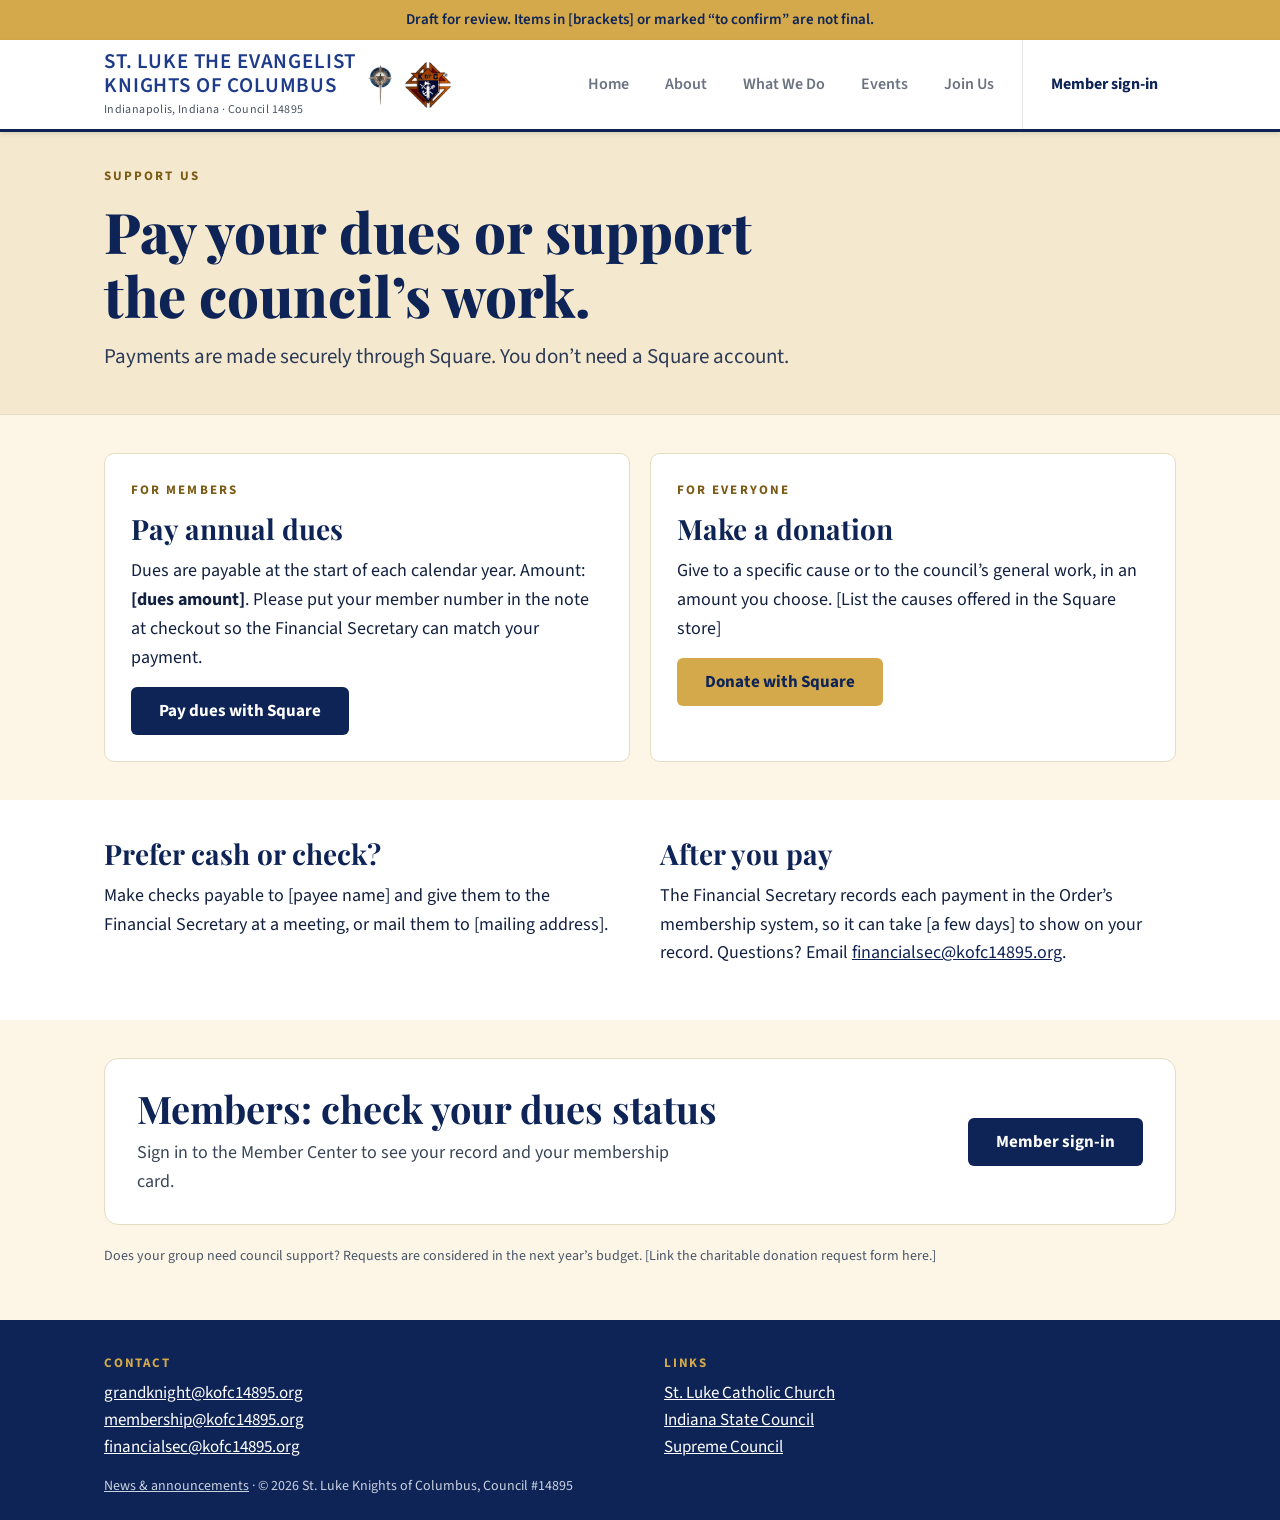
<file: support.html>
<!doctype html>
<html lang="en">
<head>
<meta charset="utf-8">
<meta name="viewport" content="width=device-width, initial-scale=1">
<meta name="robots" content="noindex, nofollow">
<title>Support Us | St. Luke Knights of Columbus</title>
<meta name="description" content="Pay council dues or make a donation to St. Luke Council #14895.">
<link rel="icon" href="favicon.png" type="image/png">
<link rel="stylesheet" href="https://fonts.googleapis.com/css2?family=Playfair+Display:ital,wght@0,700;0,800;1,600&family=Source+Sans+3:wght@400;600;700&display=swap">
<link rel="stylesheet" href="site.css">
<script src="config.js" defer></script>
<script src="site.js" defer></script>
</head>
<body>
<a class="skip" href="#main">Skip to content</a>
<div id="site-top"></div>

<main id="main">

<section class="page-hero">
<div class="container">
<p class="eyebrow">Support us</p>
<h1>Pay your dues or support the council&rsquo;s work.</h1>
<p class="lead">Payments are made securely through Square. You don&rsquo;t need a Square account.</p>
</div>
</section>

<section class="section">
<div class="container">
<div class="grid grid-2">
<div class="card">
<p class="eyebrow">For members</p>
<h2 style="font-size:28px">Pay annual dues</h2>
<p>Dues are payable at the start of each calendar year. Amount: <strong data-bind="duesAmount">[dues amount]</strong>. Please put your member number in the note at checkout so the Financial Secretary can match your payment.</p>
<p><a class="btn btn-navy" data-href="squareShopUrl" href="#">Pay dues with Square</a></p>
</div>
<div class="card">
<p class="eyebrow">For everyone</p>
<h2 style="font-size:28px">Make a donation</h2>
<p>Give to a specific cause or to the council&rsquo;s general work, in an amount you choose. [List the causes offered in the Square store]</p>
<p><a class="btn btn-gold" data-href="squareShopUrl" href="#">Donate with Square</a></p>
</div>
</div>
</div>
</section>

<section class="section section-white">
<div class="container two-col">
<div>
<h2 style="font-size:28px">Prefer cash or check?</h2>
<p>Make checks payable to [payee name] and give them to the Financial Secretary at a meeting, or mail them to [mailing address].</p>
</div>
<div>
<h2 style="font-size:28px">After you pay</h2>
<p>The Financial Secretary records each payment in the Order&rsquo;s membership system, so it can take [a few days] to show on your record. Questions? Email <a data-mail="emailFinancialSecretary" href="#">financialsec@kofc14895.org</a>.</p>
</div>
</div>
</section>

<section class="section">
<div class="container">
<div class="band band-light">
<div>
<h2>Members: check your dues status</h2>
<p>Sign in to the Member Center to see your record and your membership card.</p>
</div>
<a class="btn btn-navy" href="members.html">Member sign-in</a>
</div>
<p class="figure-note" style="margin-top:20px">Does your group need council support? Requests are considered in the next year&rsquo;s budget. [Link the charitable donation request form here.]</p>
</div>
</section>

</main>

<div id="site-bottom"></div>
</body>
</html>
</file>
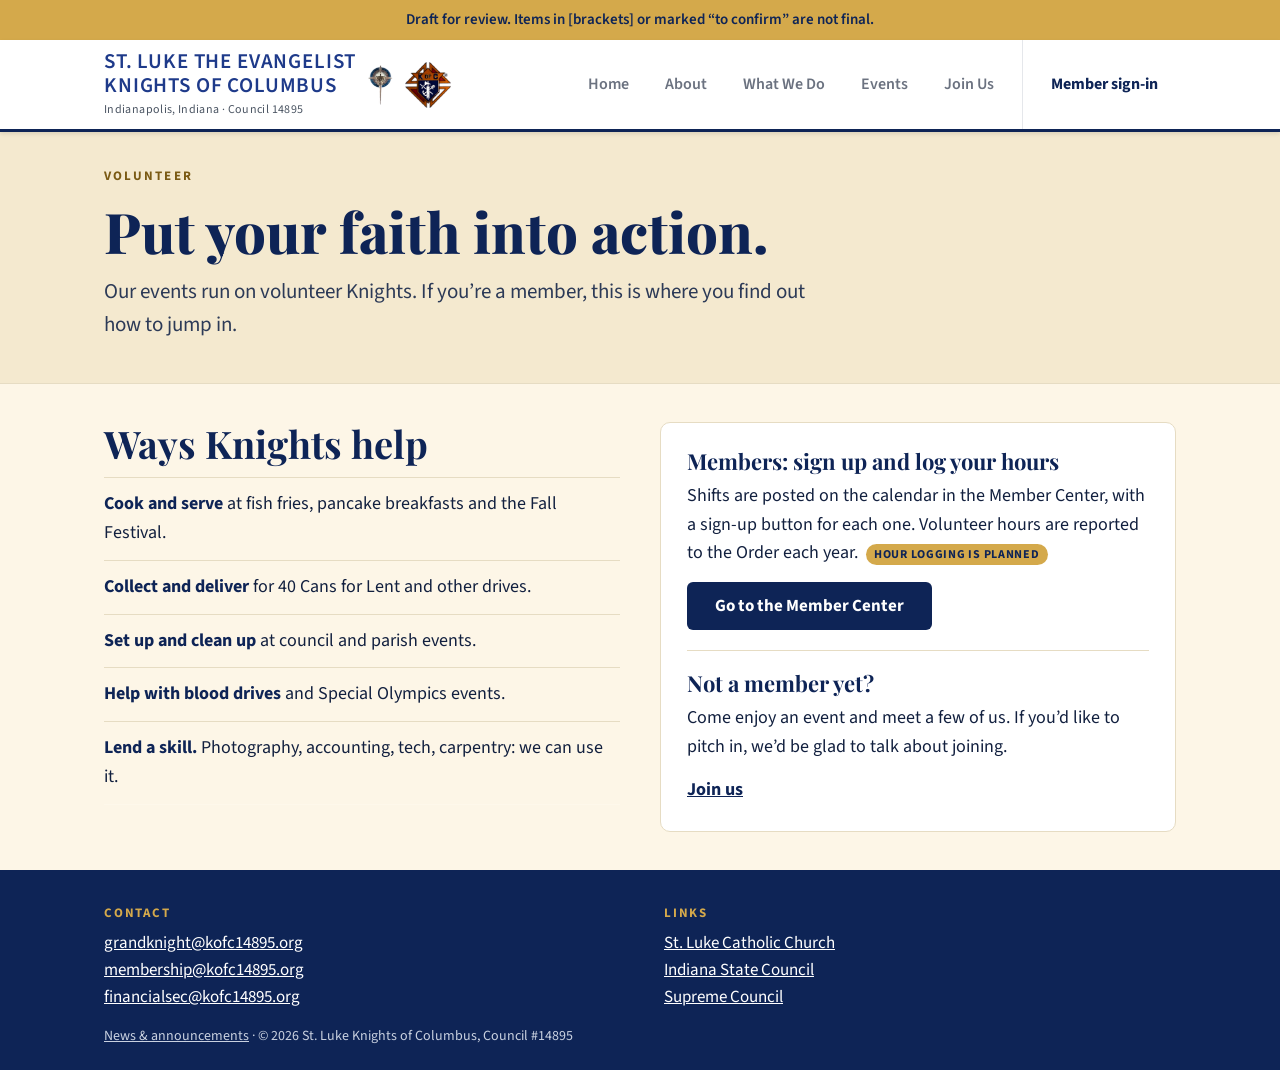
<file: volunteer.html>
<!doctype html>
<html lang="en">
<head>
<meta charset="utf-8">
<meta name="viewport" content="width=device-width, initial-scale=1">
<meta name="robots" content="noindex, nofollow">
<title>Volunteer | St. Luke Knights of Columbus</title>
<meta name="description" content="Ways to volunteer with St. Luke Council #14895.">
<link rel="icon" href="favicon.svg" type="image/svg+xml">
<link rel="stylesheet" href="https://fonts.googleapis.com/css2?family=Playfair+Display:ital,wght@0,700;0,800;1,600&family=Source+Sans+3:wght@400;600;700&display=swap">
<link rel="stylesheet" href="site.css">
<script src="config.js" defer></script>
<script src="site.js" defer></script>
</head>
<body>
<a class="skip" href="#main">Skip to content</a>
<div id="site-top"></div>

<main id="main">

<section class="page-hero">
<div class="container">
<p class="eyebrow">Volunteer</p>
<h1>Put your faith into action.</h1>
<p class="lead">Our events run on volunteer Knights. If you&rsquo;re a member, this is where you find out how to jump in.</p>
</div>
</section>

<section class="section">
<div class="container two-col">
<div>
<h2>Ways Knights help</h2>
<ul class="list-clean list-light">
<li><strong>Cook and serve</strong> at fish fries, pancake breakfasts and the Fall Festival.</li>
<li><strong>Collect and deliver</strong> for 40 Cans for Lent and other drives.</li>
<li><strong>Set up and clean up</strong> at council and parish events.</li>
<li><strong>Help with blood drives</strong> and Special Olympics events.</li>
<li><strong>Lend a skill.</strong> Photography, accounting, tech, carpentry: we can use it.</li>
</ul>
</div>
<div class="card">
<h3>Members: sign up and log your hours</h3>
<p>Shifts are posted on the calendar in the Member Center, with a sign-up button for each one. Volunteer hours are reported to the Order each year.<span class="confirm">hour logging is planned</span></p>
<p><a class="btn btn-navy" href="members.html">Go to the Member Center</a></p>
<hr style="border:0;border-top:1px solid var(--line);margin:20px 0">
<h3>Not a member yet?</h3>
<p>Come enjoy an event and meet a few of us. If you&rsquo;d like to pitch in, we&rsquo;d be glad to talk about joining.</p>
<p style="margin:0"><a href="join.html"><strong>Join us</strong></a></p>
</div>
</div>
</section>

</main>

<div id="site-bottom"></div>
</body>
</html>
</file>
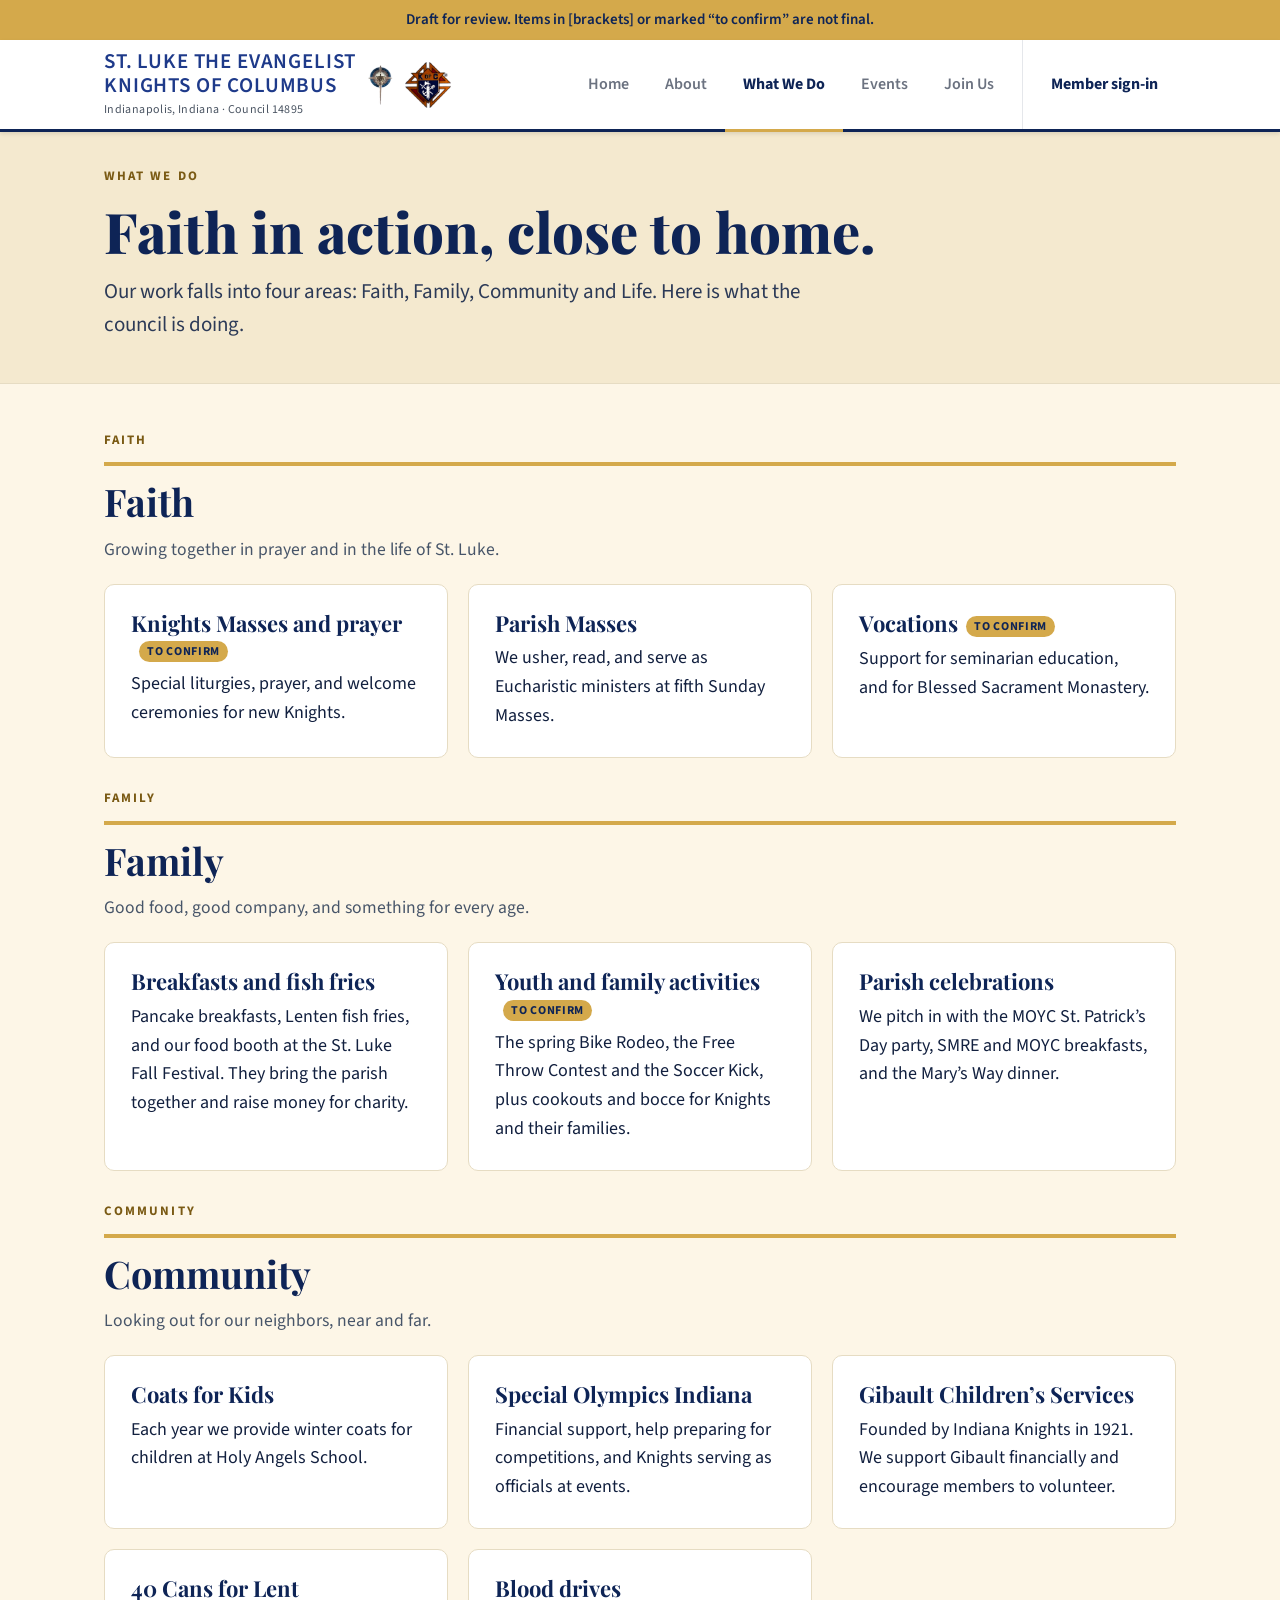
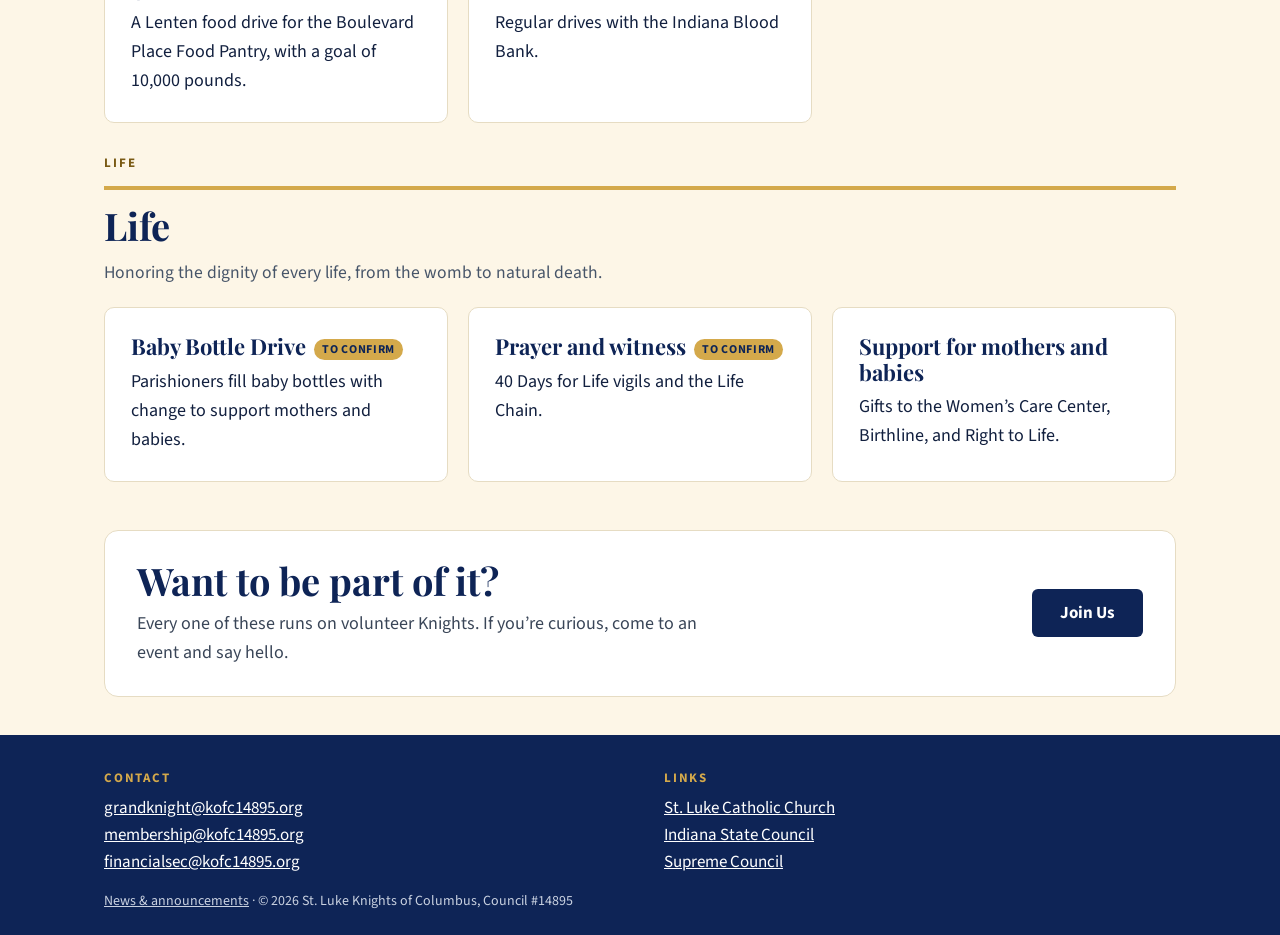
<file: what-we-do.html>
<!doctype html>
<html lang="en">
<head>
<meta charset="utf-8">
<meta name="viewport" content="width=device-width, initial-scale=1">
<meta name="robots" content="noindex, nofollow">
<title>What We Do | St. Luke Knights of Columbus</title>
<meta name="description" content="The programs and service work of St. Luke Council #14895.">
<link rel="icon" href="favicon.png" type="image/png">
<link rel="stylesheet" href="https://fonts.googleapis.com/css2?family=Playfair+Display:ital,wght@0,700;0,800;1,600&family=Source+Sans+3:wght@400;600;700&display=swap">
<link rel="stylesheet" href="site.css">
<script src="config.js" defer></script>
<script src="site.js" defer></script>
</head>
<body>
<a class="skip" href="#main">Skip to content</a>
<div id="site-top"></div>

<main id="main">

<section class="page-hero">
<div class="container">
<p class="eyebrow">What we do</p>
<h1>Faith in action, close to home.</h1>
<p class="lead">Our work falls into four areas: Faith, Family, Community and Life. Here is what the council is doing.</p>
</div>
</section>

<section class="section">
<div class="container">
<div class="pillar-block" id="faith">
<p class="eyebrow">Faith</p>
<h2>Faith</h2>
<p class="section-lead">Growing together in prayer and in the life of St. Luke.</p>
<div class="grid grid-2" style="margin-top:20px">
<div class="card"><h3>Knights Masses and prayer<span class="confirm">to confirm</span></h3><p>Special liturgies, prayer, and welcome ceremonies for new Knights.</p></div>
<div class="card"><h3>Parish Masses</h3><p>We usher, read, and serve as Eucharistic ministers at fifth Sunday Masses.</p></div>
<div class="card"><h3>Vocations<span class="confirm">to confirm</span></h3><p>Support for seminarian education, and for Blessed Sacrament Monastery.</p></div>
</div>
</div>
<div class="pillar-block" id="family">
<p class="eyebrow">Family</p>
<h2>Family</h2>
<p class="section-lead">Good food, good company, and something for every age.</p>
<div class="grid grid-2" style="margin-top:20px">
<div class="card"><h3>Breakfasts and fish fries</h3><p>Pancake breakfasts, Lenten fish fries, and our food booth at the St. Luke Fall Festival. They bring the parish together and raise money for charity.</p></div>
<div class="card"><h3>Youth and family activities<span class="confirm">to confirm</span></h3><p>The spring Bike Rodeo, the Free Throw Contest and the Soccer Kick, plus cookouts and bocce for Knights and their families.</p></div>
<div class="card"><h3>Parish celebrations</h3><p>We pitch in with the MOYC St. Patrick&rsquo;s Day party, SMRE and MOYC breakfasts, and the Mary&rsquo;s Way dinner.</p></div>
</div>
</div>
<div class="pillar-block" id="community">
<p class="eyebrow">Community</p>
<h2>Community</h2>
<p class="section-lead">Looking out for our neighbors, near and far.</p>
<div class="grid grid-2" style="margin-top:20px">
<div class="card"><h3>Coats for Kids</h3><p>Each year we provide winter coats for children at Holy Angels School.</p></div>
<div class="card"><h3>Special Olympics Indiana</h3><p>Financial support, help preparing for competitions, and Knights serving as officials at events.</p></div>
<div class="card"><h3>Gibault Children&rsquo;s Services</h3><p>Founded by Indiana Knights in 1921. We support Gibault financially and encourage members to volunteer.</p></div>
<div class="card"><h3>40 Cans for Lent</h3><p>A Lenten food drive for the Boulevard Place Food Pantry, with a goal of 10,000 pounds.</p></div>
<div class="card"><h3>Blood drives</h3><p>Regular drives with the Indiana Blood Bank.</p></div>
</div>
</div>
<div class="pillar-block" id="life">
<p class="eyebrow">Life</p>
<h2>Life</h2>
<p class="section-lead">Honoring the dignity of every life, from the womb to natural death.</p>
<div class="grid grid-2" style="margin-top:20px">
<div class="card"><h3>Baby Bottle Drive<span class="confirm">to confirm</span></h3><p>Parishioners fill baby bottles with change to support mothers and babies.</p></div>
<div class="card"><h3>Prayer and witness<span class="confirm">to confirm</span></h3><p>40 Days for Life vigils and the Life Chain.</p></div>
<div class="card"><h3>Support for mothers and babies</h3><p>Gifts to the Women&rsquo;s Care Center, Birthline, and Right to Life.</p></div>
</div>
</div>

<div class="band band-light" style="margin-top:48px">
<div>
<h2>Want to be part of it?</h2>
<p>Every one of these runs on volunteer Knights. If you&rsquo;re curious, come to an event and say hello.</p>
</div>
<a class="btn btn-navy" href="join.html">Join Us</a>
</div>
</div>
</section>

</main>

<div id="site-bottom"></div>
</body>
</html>
</file>
<file: site.css>
/* St. Luke KofC public site. Navy, gold and cream to match the recruiting brochure. */
:root {
  --navy: #0E2456;
  --navy-2: #16347A;
  --ink: #12203F;
  --gold: #D4A94B;
  --bronze: #7A5A14;
  --cream: #FDF6E7;
  --cream-2: #F4E9CF;
  --paper: #FFFFFF;
  --line: #E6DCC3;
  --muted: #475569;
  --serif: "Playfair Display", Georgia, "Times New Roman", serif;
  --sans: "Source Sans 3", system-ui, -apple-system, "Segoe UI", sans-serif;
}
*, *::before, *::after { box-sizing: border-box; }
html { scroll-behavior: smooth; }
body { margin: 0; font-family: var(--sans); font-size: 18px; line-height: 1.6; color: var(--ink); background: var(--cream); }
img { max-width: 100%; height: auto; display: block; }
a { color: var(--navy); }
a:hover { color: var(--bronze); }
:focus-visible { outline: 3px solid var(--gold); outline-offset: 2px; }
.skip { position: absolute; left: -999px; top: 8px; background: var(--navy); color: #fff; padding: 10px 16px; z-index: 100; border-radius: 6px; }
.skip:focus { left: 8px; }
.container { max-width: 1120px; margin: 0 auto; padding: 0 24px; }

h1, h2, h3 { font-family: var(--serif); line-height: 1.15; margin: 0 0 12px; color: var(--navy); }
h1 { font-size: clamp(34px, 5.4vw, 56px); font-weight: 800; }
h2 { font-size: clamp(28px, 3.6vw, 38px); font-weight: 700; }
h3 { font-size: 22px; font-weight: 700; }
p { margin: 0 0 14px; }
.eyebrow { font-weight: 700; font-size: 13px; letter-spacing: 0.16em; text-transform: uppercase; color: var(--bronze); margin: 0 0 12px; }
.lead { font-size: 21px; line-height: 1.55; color: #2C3A57; max-width: 720px; }

/* Draft banner and top bar */
.draft-banner { background: var(--gold); color: var(--navy); text-align: center; font-weight: 600; font-size: 15px; padding: 8px 16px; }
.topbar { background: var(--navy); color: #fff; font-size: 15px; }
.topbar-inner { display: flex; flex-wrap: wrap; gap: 6px 20px; align-items: center; justify-content: space-between; padding-top: 4px; padding-bottom: 4px; }

/* Header: same look as the Member Center menu bar (white bar, navy rule, gold underline on the current page) */
.site-header { background: #fff; border-bottom: 3px solid var(--navy); box-shadow: 0 2px 4px rgba(0,0,0,.1); position: sticky; top: 0; z-index: 50; }
.header-inner { display: flex; flex-wrap: wrap; align-items: stretch; justify-content: space-between; gap: 0 20px; padding-top: 0; padding-bottom: 0; }
.brand { display: flex; align-items: center; gap: 12px; text-decoration: none; color: var(--navy); padding: 10px 0; }
.brand-logo { display: block; width: 46px; height: 46px; object-fit: contain; flex-shrink: 0; }
.brand-text { display: flex; flex-direction: column; }
.brand-name { font-family: var(--serif); font-weight: 700; font-size: 21px; line-height: 1.1; }
.brand-sub { font-size: 12px; letter-spacing: 0.12em; color: var(--muted); }
.site-nav ul { list-style: none; margin: 0; padding: 0; display: flex; height: 100%; }
.site-nav li { display: flex; align-items: stretch; }
.site-nav a { display: flex; align-items: center; padding: 0 18px; font-size: 16px; font-weight: 600; text-decoration: none; white-space: nowrap; color: #6B7280; border-bottom: 3px solid transparent; margin-bottom: -3px; transition: color .2s, background .2s; }
.site-nav .nav-member { margin-left: 10px; padding-left: 10px; border-left: 1px solid #E5E7EB; }
.site-nav .nav-member a { color: var(--navy); font-weight: 700; }
.nm-short { display: none; }
.site-nav a:hover { color: var(--navy); background: rgba(30,58,138,.05); }
.site-nav a[aria-current="page"] { color: var(--navy); font-weight: 700; border-bottom-color: var(--gold); }
/* Narrow screens: the menu becomes its own bar under the name, and slides sideways if it must (no Menu button) */
@media (max-width: 820px) {
  .brand { padding: 8px 0; flex: 1 1 100%; }
  .brand-name { font-size: 19px; }
  .site-nav { width: 100%; border-top: 1px solid #F0F1F3; }
  .site-nav ul { overflow-x: auto; -webkit-overflow-scrolling: touch; scrollbar-width: none; }
  .site-nav ul::-webkit-scrollbar { display: none; }
  .site-nav li { flex-shrink: 0; }
  .site-nav a { padding: 12px 9px; font-size: 14px; margin-bottom: 0; }
  .site-nav .nav-member { margin-left: 2px; padding-left: 2px; }
  .nm-long { display: none; } .nm-short { display: inline; }
  .site-nav { margin: 0 -24px; width: calc(100% + 48px); }
  .site-nav ul { padding: 0 12px; }
}

/* Buttons */
.btn { display: inline-flex; align-items: center; justify-content: center; min-height: 48px; padding: 0 26px; border-radius: 6px; font: 700 17px var(--sans); text-decoration: none; border: 2px solid transparent; cursor: pointer; text-align: center; }
.btn-sm { min-height: 44px; padding: 0 18px; font-size: 15px; }
.btn-gold { background: var(--gold); color: var(--navy); }
.btn-gold:hover { background: #E3BC66; color: var(--navy); }
.btn-navy { background: var(--navy); color: #fff; }
.btn-navy:hover { background: var(--navy-2); color: #fff; }
.btn-outline { border-color: var(--navy); color: var(--navy); background: transparent; }
.btn-outline:hover { background: var(--navy); color: #fff; }
.btn-outline-light { border-color: #fff; color: #fff; background: transparent; }
.btn-outline-light:hover { background: #fff; color: var(--navy); }
.btn-row { display: flex; flex-wrap: wrap; gap: 12px; margin-top: 20px; }

/* Sections */
.hero { background: linear-gradient(160deg, var(--navy) 0%, var(--navy-2) 100%); color: #fff; }
.hero h1, .hero h2 { color: #fff; }
.hero .eyebrow { color: var(--gold); }
.hero-inner { display: flex; flex-wrap: wrap; gap: 40px; align-items: center; padding-top: 72px; padding-bottom: 72px; }
.hero-copy { flex: 1 1 480px; min-width: 0; }
.hero-card { flex: 1 1 320px; min-width: 0; }
.tagline { font-family: var(--serif); font-style: italic; font-size: clamp(22px, 3vw, 30px); color: var(--gold); margin: 6px 0 12px; }
.hero p { color: #E4E9F5; }
.page-hero { background: var(--cream-2); border-bottom: 1px solid var(--line); }
.page-hero .container { padding-top: 56px; padding-bottom: 48px; }
.section { padding: 64px 0; }
.section-white { background: var(--paper); }
.section-navy { background: var(--navy); color: #fff; }
.section-navy h2, .section-navy h3 { color: #fff; }
.section-navy p { color: #E4E9F5; }

.grid { display: grid; gap: 20px; grid-template-columns: repeat(auto-fit, minmax(240px, 1fr)); }
.grid-2 { grid-template-columns: repeat(auto-fit, minmax(340px, 1fr)); }
.grid-3 { grid-template-columns: repeat(auto-fit, minmax(300px, 1fr)); }
.card { background: var(--paper); border: 1px solid var(--line); border-radius: 10px; padding: 26px; }
.card h3 { margin-bottom: 8px; }
.card p:last-child { margin-bottom: 0; }
.card-meeting { background: var(--paper); color: var(--ink); border-radius: 12px; padding: 28px; }
.hero .card-meeting p { color: var(--ink); }
.hero .card-meeting .eyebrow { color: var(--bronze); }
.hero .card-meeting .big { color: var(--navy); }
.card-meeting h2 { font-size: 28px; }
.card-meeting .big { font-family: var(--serif); font-size: 26px; font-weight: 700; color: var(--navy); margin: 0 0 4px; }

.pillars { display: grid; gap: 20px; grid-template-columns: repeat(auto-fit, minmax(220px, 1fr)); }
.pillar { border-top: 4px solid var(--gold); padding-top: 14px; }

.give-get { display: grid; gap: 40px; grid-template-columns: repeat(auto-fit, minmax(300px, 1fr)); }
.list-clean { list-style: none; margin: 0; padding: 0; }
.list-clean li { padding: 12px 0; border-top: 1px solid rgba(255,255,255,0.18); }
.list-clean li:last-child { border-bottom: 1px solid rgba(255,255,255,0.18); }
.list-clean strong { color: var(--gold); }
.list-light li { border-color: var(--line); }
.list-light strong { color: var(--navy); }

.steps { list-style: none; margin: 0; padding: 0; display: grid; gap: 20px; grid-template-columns: repeat(auto-fit, minmax(280px, 1fr)); }
.steps li { display: flex; gap: 16px; }
.step-n { flex: 0 0 44px; height: 44px; border-radius: 22px; background: var(--navy); color: var(--gold); display: flex; align-items: center; justify-content: center; font-weight: 700; font-size: 19px; }

.band { background: var(--navy); color: #fff; border-radius: 14px; padding: 40px; display: flex; flex-wrap: wrap; gap: 24px; align-items: center; justify-content: space-between; }
.band h2 { color: #fff; margin-bottom: 8px; }
.band p { margin: 0; color: #E4E9F5; max-width: 560px; }
.band-light { background: var(--paper); border: 1px solid var(--line); color: var(--ink); }
.band-light h2 { color: var(--navy); }
.band-light p { color: #3A4658; }

.news-item { padding: 18px 0; border-top: 1px solid var(--line); }
.news-item:last-child { border-bottom: 1px solid var(--line); }
.news-date { font-size: 15px; color: var(--muted); margin: 0 0 2px; }
.news-title { font-size: 22px; margin: 0 0 4px; }
.news-title a { text-decoration: none; }

.quote { font-family: var(--serif); font-style: italic; font-size: 22px; line-height: 1.5; border-left: 4px solid var(--gold); padding-left: 20px; margin: 28px 0 8px; color: var(--navy); }
.quote-by { font-weight: 700; color: var(--bronze); margin: 0; }

.banner-img { width: 100%; height: 420px; object-fit: cover; object-position: 62% 12%; }
.figure-note { font-size: 14px; color: var(--muted); margin-top: 6px; }

.two-col { display: flex; flex-wrap: wrap; gap: 40px; }
.two-col > * { flex: 1 1 340px; min-width: 0; }

/* Forms */
.form { display: flex; flex-direction: column; gap: 16px; }
.form label { font-weight: 700; font-size: 16px; display: block; margin-bottom: 4px; }
.form input, .form textarea { width: 100%; min-height: 48px; padding: 10px 14px; font: 400 17px var(--sans); border: 1px solid #7A869A; border-radius: 6px; background: #fff; color: var(--ink); }
.form-row { display: flex; flex-wrap: wrap; gap: 16px; }
.form-row > div { flex: 1 1 220px; }

.calendar-frame { width: 100%; height: 640px; border: 1px solid var(--line); border-radius: 10px; background: #fff; }
.placeholder-box { border: 2px dashed #B9AD93; border-radius: 10px; background: var(--cream-2); padding: 24px; }
.dl { margin: 0; }
.dl div { display: flex; flex-wrap: wrap; gap: 4px 20px; padding: 14px 0; border-top: 1px solid var(--line); }
.dl div:last-child { border-bottom: 1px solid var(--line); }
.dl dt { flex: 0 0 190px; font-weight: 700; color: var(--navy); }
.dl dd { flex: 1 1 260px; margin: 0; }

/* "To confirm" tags show only while draft is on */
.confirm { display: none; margin-left: 8px; font: 700 12px var(--sans); letter-spacing: 0.06em; text-transform: uppercase; background: var(--gold); color: var(--navy); padding: 2px 8px; border-radius: 99px; vertical-align: middle; }
body.draft .confirm { display: inline-block; }

/* Footer */
.site-footer { background: var(--navy); color: #fff; margin-top: 0; }
.site-footer a { color: #fff; }
.site-footer a:hover { color: var(--gold); }
.footer-grid { display: flex; flex-wrap: wrap; gap: 32px 48px; padding-top: 48px; padding-bottom: 24px; }
.footer-grid > div { flex: 1 1 220px; min-width: 0; }
.footer-h { font: 700 13px var(--sans); letter-spacing: 0.14em; text-transform: uppercase; color: var(--gold); margin: 0 0 8px; }
.footer-grid p { margin: 0; font-size: 17px; }
.footer-legal { padding-bottom: 32px; font-size: 14px; color: #C9D1E0; }

@media print { .topbar, .draft-banner, .site-nav { display: none; } body { background: #fff; } }

/* ---- Home page v5 (photo-led design) ---- */
.draft-only { display: none; }
body.draft .draft-only { display: block; }
.hero-photo { background-image: linear-gradient(90deg, rgba(4,16,37,.91), rgba(4,16,37,.72) 42%, rgba(4,16,37,.13) 100%), url('hero.jpg'); background-size: cover; background-position: center, center 14%; color: #fff; }
.hero-photo .hero-inner { min-height: 300px; flex-direction: column; align-items: flex-start; justify-content: center; gap: 14px; padding-top: 52px; padding-bottom: 52px; }
.hero-photo h1 { color: #fff; max-width: 730px; margin: 0; text-wrap: balance; font-size: clamp(2.4rem, 5vw, 4.1rem); }
.hero-photo p { color: #fff; max-width: 580px; font-size: clamp(1.05rem, 1.8vw, 1.25rem); }
.hero-photo .hero-tag { font-family: var(--serif); font-style: italic; font-weight: 700; color: var(--gold); max-width: none; font-size: clamp(1.7rem, 3.6vw, 2.7rem); line-height: 1.15; margin: 4px 0 0; text-shadow: 0 2px 12px rgba(4,16,37,.6); }
.gold-line { height: 4px; width: 100px; background: var(--gold); margin: 4px 0 20px; }
.hero-photo .gold-line { margin: 0; }
@media (max-width: 700px) {
  .hero-photo { background-image: linear-gradient(0deg, rgba(4,16,37,.94), rgba(4,16,37,.45) 65%, rgba(4,16,37,.12)), url('hero.jpg'); background-position: center, 60% center; }
  .hero-photo .hero-inner { min-height: 380px; justify-content: flex-end; gap: 12px; padding: 70px 24px 32px; }
  .hero-photo .btn-row .btn { flex: 1; }
}
.section-head { display: flex; align-items: flex-end; justify-content: space-between; flex-wrap: wrap; gap: 15px; margin-bottom: 25px; }
.section-head h2 { margin: 0; }
.section-lead { max-width: 740px; color: var(--muted); font-size: 1.1rem; }
.text-link { font-weight: 700; color: var(--navy); }
.connection-cards { display: grid; grid-template-columns: repeat(3, minmax(0, 1fr)); gap: 24px; align-items: stretch; }
.connection-card { min-width: 0; height: 100%; display: flex; flex-direction: column; overflow: hidden; border: 1px solid #D8DFE9; border-radius: 15px; background: #fff; box-shadow: 0 5px 18px rgba(11,40,85,.06); }
.connection-photo { width: 100%; aspect-ratio: 16/10; background-size: cover; background-repeat: no-repeat; background-position: center; flex: none; }
.connection-body { padding: 24px; display: flex; flex-direction: column; flex: 1; min-width: 0; }
.connection-body h3 { font-size: clamp(1.35rem, 2vw, 1.7rem); margin: 4px 0 12px; }
.connection-body p { color: var(--muted); margin: 0 0 22px; flex: 1; }
.connection-body .text-link { align-self: flex-start; margin-top: auto; }
@media (max-width: 850px) { .connection-cards { grid-template-columns: repeat(2, minmax(0, 1fr)); } .connection-card:last-child { grid-column: 1 / -1; flex-direction: row; height: auto; } .connection-card:last-child .connection-photo { width: 42%; aspect-ratio: auto; height: auto; } }
@media (max-width: 600px) { .connection-cards { grid-template-columns: minmax(0, 1fr); gap: 16px; } .connection-card { height: auto; } .connection-card:last-child { flex-direction: column; } .connection-card:last-child .connection-photo { width: 100%; aspect-ratio: 16/9; } .connection-photo { aspect-ratio: 16/9; } .connection-body { padding: 19px; } }
.upcoming-strip { margin-top: 28px; padding: 24px 28px; background: var(--cream-2); border-left: 5px solid var(--gold); border-radius: 12px; display: flex; flex-wrap: wrap; align-items: center; justify-content: space-between; gap: 18px 22px; }
.upcoming-strip h3 { margin: 4px 0 8px; }
.upcoming-strip p { margin: 0 0 4px; }
.upcoming-link { color: var(--navy); font-weight: 700; }
.pillar-cards { display: grid; grid-template-columns: repeat(4, minmax(0, 1fr)); gap: 17px; margin-top: 27px; }
.pillar-card { background: #fff; border: 1px solid #D9E0E9; border-radius: 13px; overflow: hidden; box-shadow: 0 5px 16px rgba(7,27,62,.05); }
.pillar-media { height: 195px; background-size: cover; background-position: center; }
.pillar-media.life-art { display: flex; flex-direction: column; align-items: center; justify-content: center; background: linear-gradient(140deg, #F9EEE2, #F3D9C5); color: #8D4D52; }
.life-heart { font-size: 5rem; line-height: 1; }
.life-caption { font-size: .85rem; font-weight: 700; color: #6C4250; }
.pillar-copy { padding: 19px; }
.pillar-copy h3 { margin-bottom: 7px; }
.pillar-copy p { font-size: .95rem; color: var(--muted); margin: 0; }
@media (max-width: 900px) { .pillar-cards { grid-template-columns: repeat(2, minmax(0, 1fr)); } }
@media (max-width: 700px) { .pillar-cards { display: flex; overflow-x: auto; scroll-snap-type: x mandatory; gap: 13px; padding: 4px 4px 15px; margin-right: -24px; } .pillar-card { min-width: min(78vw, 285px); scroll-snap-align: start; flex-shrink: 0; } .pillar-media { height: 180px; } }
.impact { display: grid; grid-template-columns: 1fr 1fr; gap: 26px; margin-top: 25px; }
.impact ul { padding-left: 22px; margin: 0; }
.impact li { padding: 5px 0; }
.impact-box { background: #F0F4F9; padding: 25px; border-radius: 13px; border-left: 4px solid var(--gold); }
@media (max-width: 700px) { .impact { grid-template-columns: 1fr; } }
.invite { background: linear-gradient(115deg, #0A2551, #17447F); color: #fff; }
.invite h2 { color: #fff; }
.invite .eyebrow { color: #F0C668; }
.invite-grid { display: grid; grid-template-columns: 1.7fr 1fr; gap: 40px; align-items: center; }
.invite p { color: #E4E9F5; max-width: 660px; }
.invite .note { color: #F2C864; font-weight: 700; }
.invite-action { text-align: center; }
.invite-action .btn { width: 100%; max-width: 280px; }
@media (max-width: 700px) { .invite-grid { grid-template-columns: 1fr; } .invite-action { text-align: left; } .invite-action .btn { max-width: none; } }

/* ---- Home page v6: practical strip, why-join, voices ---- */
.practical-strip { background: #F7F0DD; border-bottom: 1px solid #D7C8A3; color: #102A50; }
.practical-inner { display: flex; flex-wrap: wrap; align-items: center; gap: 10px 24px; padding-top: 15px; padding-bottom: 15px; font-size: .95rem; }
.practical-inner > span { min-width: 0; }
.practical-inner a { color: var(--navy); font-weight: 700; }
.why-grid { display: grid; grid-template-columns: repeat(4, minmax(0, 1fr)); gap: 16px; margin-top: 25px; }
.why-grid article { border: 1px solid #DCE3EE; border-radius: 12px; padding: 20px; background: #fff; border-top: 4px solid var(--gold); min-width: 0; }
.why-grid h3 { font-size: 1.3rem; margin: 0 0 9px; }
.why-grid p { margin: 0; color: var(--muted); }
.voices { display: grid; grid-template-columns: 1fr 1fr; gap: 22px; margin-top: 28px; }
.member-quote, .welcome { margin: 0; padding: 24px; border-radius: 13px; background: #fff; border: 1px solid #DCE3EE; }
.member-quote blockquote { margin: 0; font-size: 1.13rem; line-height: 1.6; font-style: italic; }
.member-quote figcaption { margin-top: 16px; font-weight: 700; font-size: .9rem; }
.welcome { display: flex; align-items: flex-start; gap: 18px; }
.welcome-photo { width: 105px; min-width: 105px; aspect-ratio: 4/5; display: grid; place-items: center; background: #E9E7E2; border: 1px dashed #8E9298; border-radius: 9px; color: #334; }
.welcome h3 { margin: 0 0 8px; }
.welcome p { margin: 0 0 12px; }
.pillar-media { aspect-ratio: auto; }
@media (max-width: 950px) { .why-grid { grid-template-columns: repeat(2, minmax(0, 1fr)); } .voices { grid-template-columns: 1fr; } }
@media (max-width: 600px) { .practical-inner { display: grid; gap: 7px; } .why-grid { grid-template-columns: 1fr; } .welcome { flex-direction: column; } }
/* v6: stack the four cards on phones instead of side-swiping */
@media (max-width: 700px) { .pillar-cards { display: grid; grid-template-columns: minmax(0, 1fr); overflow: visible; margin-right: 0; padding: 0; gap: 15px; } .pillar-card { min-width: 0; width: 100%; } .pillar-media { height: auto; aspect-ratio: 16/10; } }

/* ---- Announcements ---- */
.announce-list { display: grid; gap: 16px; margin-top: 22px; }
.announce-item { background: #fff; border: 1px solid #DCE3EE; border-left: 5px solid var(--gold); border-radius: 12px; padding: 20px 24px; }
.announce-item .news-title { margin: 0 0 8px; }
.announce-item p:last-child { margin-bottom: 0; }
.faq-intro { max-width: 760px; }
.pillar-block { margin-top: 44px; }
.pillar-block:first-of-type { margin-top: 8px; }
.pillar-block h2 { border-top: 4px solid var(--gold); padding-top: 14px; }

/* ---- Photo / poster carousel ---- */
.gal { position: relative; border-radius: 14px; overflow: hidden; background: #0E2456; aspect-ratio: 16/9; max-width: 980px; margin: 22px auto 0; box-shadow: 0 6px 24px rgba(14,36,86,.18); }
.gal-stage, .gal-slide { position: absolute; inset: 0; margin: 0; }
.gal-slide { opacity: 0; transition: opacity .5s ease; pointer-events: none; }
.gal-slide.on { opacity: 1; pointer-events: auto; }
.gal-slide a { display: block; height: 100%; }
.gal-slide img { width: 100%; height: 100%; display: block; }
.gal-slide.is-photo img { object-fit: cover; }
.gal-slide.is-poster img { object-fit: contain; }
.gal-btn { position: absolute; top: 50%; transform: translateY(-50%); width: 46px; height: 46px; border: 0; border-radius: 50%; background: rgba(255,255,255,.88); color: #0E2456; font-size: 30px; line-height: 1; cursor: pointer; z-index: 2; }
.gal-btn:hover, .gal-btn:focus-visible { background: #fff; }
.gal-prev { left: 12px; } .gal-next { right: 12px; }
.gal-bar { max-width: 980px; margin: 12px auto 0; display: flex; flex-wrap: wrap; gap: 10px 20px; align-items: center; justify-content: space-between; }
.gal-cap { margin: 0; font-weight: 700; color: var(--navy); min-height: 1.4em; }
.gal-dots { display: flex; gap: 4px; }
.gal-dots button { width: 28px; height: 28px; border: 0; background: transparent; cursor: pointer; position: relative; padding: 0; }
.gal-dots button::after { content: ""; position: absolute; inset: 9px; border-radius: 50%; background: #B9C3D6; }
.gal-dots button.on::after { background: var(--navy); }
/* Caption on the picture: fades and slides up a moment after the photo appears */
.gal-over { position: absolute; left: 0; right: 0; bottom: 0; padding: 56px 64px 22px; background: linear-gradient(to top, rgba(14,36,86,.82), rgba(14,36,86,0)); color: #fff; pointer-events: none; opacity: 0; }
.gal-over span { display: block; max-width: 760px; font-family: var(--serif, Georgia, serif); font-size: clamp(1.15rem, 3.4vw, 1.9rem); font-weight: 700; line-height: 1.2; text-shadow: 0 2px 8px rgba(0,0,0,.5); }
.gal-over em { display: block; max-width: 760px; margin-top: 6px; font-style: normal; font-weight: 500; font-size: clamp(.9rem, 2.4vw, 1.15rem); line-height: 1.3; opacity: 0; text-shadow: 0 2px 6px rgba(0,0,0,.5); }
.gal-slide.on .gal-over { animation: galCap .7s ease .5s both; }
.gal-slide.on .gal-over em { animation: galCap .7s ease 1.1s both; }
@keyframes galCap { from { opacity: 0; transform: translateY(16px); } to { opacity: 1; transform: none; } }
.gal-cap-hide { position: absolute; width: 1px; height: 1px; overflow: hidden; clip: rect(0 0 0 0); white-space: nowrap; }
.gal-pause { position: absolute; right: 12px; bottom: 12px; z-index: 2; width: 34px; height: 34px; border: 0; border-radius: 50%; background: rgba(255,255,255,.88); color: #0E2456; font-size: 12px; cursor: pointer; }
.gal-pause:hover, .gal-pause:focus-visible { background: #fff; }
@media (max-width: 600px) { .gal-over { padding: 40px 54px 16px; } }
@media (max-width: 600px) { .gal-btn { width: 40px; height: 40px; } }
@media (prefers-reduced-motion: reduce) { .gal-slide { transition: none; } .gal-slide.on .gal-over { animation: none; opacity: 1; } .gal-slide.on .gal-over em { animation: none; opacity: 1; } }

.announce-type { margin: 0 0 6px; font-size: .78rem; font-weight: 700; letter-spacing: .08em; text-transform: uppercase; color: var(--bronze); }
.announce-next { border-left-color: var(--navy); background: #FBF6E8; }
.announce-item > p { font-size: 1.05rem; }

/* ---- Events page ---- */
.event-month { margin: 40px 0 14px; padding-top: 12px; border-top: 4px solid var(--gold); }
.event-month:first-child { margin-top: 0; }
.event-list { display: grid; gap: 14px; }
.event-card { display: flex; gap: 18px; background: #fff; border: 1px solid #DCE3EE; border-radius: 12px; padding: 16px 20px; }
.event-date { flex: 0 0 66px; text-align: center; background: var(--navy); color: #fff; border-radius: 10px; padding: 8px 4px; line-height: 1.15; align-self: flex-start; }
.event-date span { display: block; font-size: .75rem; letter-spacing: .08em; text-transform: uppercase; color: #E4C98B; }
.event-date strong { display: block; font-family: var(--serif); font-size: 1.8rem; }
.event-body { min-width: 0; }
.event-body .news-title { margin: 0 0 6px; }
.event-body p:last-child { margin-bottom: 0; }
.tbd-list { margin: 0; padding-left: 20px; }
.tbd-list li { margin-bottom: 8px; }
@media (max-width: 600px) { .event-card { gap: 14px; padding: 14px; } .event-date { flex-basis: 58px; } }
@media (max-width: 600px) { .topbar-inner > span { display: none; } .topbar-inner { justify-content: flex-end; } .topbar .btn-sm { min-height: 36px; padding: 0 14px; } }

@media (max-width: 480px) { .site-nav a { font-size: 13.5px; padding: 12px 6px; } .site-nav .nav-member { margin-left: 0; padding-left: 0; border-left: 0; } .site-nav ul { padding: 0 6px; justify-content: space-between; } }

/* Compact spacing: tighter gaps between and inside content blocks (desktop, then phones) */
.page-hero .container { padding-top: 34px; padding-bottom: 28px; }
.section { padding: 38px 0; }
.section-head { margin-bottom: 16px; }
.section-lead { margin-bottom: 10px; }
.band { padding: 28px 32px; }
.banner-img { height: 300px; }
.pillar-block { margin-top: 30px; }
.pillar-cards, .why-grid, .impact { margin-top: 18px; }
.announce-list { margin-top: 16px; gap: 12px; }
.announce-item { padding: 16px 22px; }
.footer-grid { padding-top: 34px; padding-bottom: 14px; }
.footer-legal { padding-bottom: 22px; }
@media (max-width: 700px) {
  .page-hero .container { padding-top: 24px; padding-bottom: 20px; }
  .section { padding: 26px 0; }
  .band { padding: 22px 20px; }
  .banner-img { height: 190px; }
  .pillar-block { margin-top: 24px; }
  .lead { font-size: 19px; }
  .announce-item { padding: 14px 16px; }
}
h1, h2 { text-wrap: balance; }
@media (max-width: 600px) { .why-grid { grid-template-columns: repeat(2, minmax(0, 1fr)); gap: 10px; } .why-grid article { padding: 14px; } .why-grid h3 { font-size: 1.15rem; } .why-grid p { font-size: .95rem; } }

/* Header lockup in the council's own letterhead style: two-line name, then the two emblems */
.brand { gap: 12px; }
.brand-name { font-family: var(--sans); font-weight: 600; font-size: 21px; line-height: 1.12; letter-spacing: .04em; text-transform: uppercase; color: #1E3A8A; }
.brand-name span { display: block; }
.brand-sub { font-size: 12px; letter-spacing: .03em; text-transform: none; color: #4B5563; margin-top: 3px; }
.brand-degree { display: block; width: 25px; height: 40px; object-fit: contain; flex-shrink: 0; }
@media (max-width: 820px) { .brand-name { font-size: 15.5px; } .brand-sub { font-size: 11px; } .brand-degree { width: 21px; height: 34px; } .brand-logo { width: 40px; height: 40px; } .brand { gap: 9px; } }

.who { padding: 30px 0; }
.who-lead { max-width: 860px; margin: 0; text-align: left; font-size: 22px; line-height: 1.5; color: var(--navy); }
@media (max-width: 700px) { .who { padding: 22px 0; } .who-lead { font-size: 18.5px; text-align: left; } }
.pdf-tag { display: inline-block; vertical-align: middle; font: 700 11px var(--sans); letter-spacing: .08em; color: var(--bronze); border: 1px solid var(--bronze); border-radius: 4px; padding: 1px 5px; margin-left: 4px; }
@media (min-width: 821px) and (max-width: 1180px) { .brand-name { font-size: 18px; } .brand-sub { font-size: 11px; } .brand-logo { width: 40px; height: 40px; } .brand-degree { width: 21px; height: 34px; } .brand { gap: 9px; } .site-nav a { padding: 0 11px; font-size: 15px; } .site-nav .nav-member { margin-left: 4px; padding-left: 4px; } }
@media (max-width: 380px) { .site-nav a { font-size: 12.5px; padding: 12px 4px; } }

/* Home page: one rhythm (white / cream alternating), shared left edge, same heading pattern in every section */
.donate-row { display: flex; flex-wrap: wrap; gap: 20px 40px; align-items: center; justify-content: space-between; }
.donate-row > div { max-width: 680px; }
.donate-row p:last-of-type { margin: 0; color: #3A4658; }
.donate-row h2 { margin-bottom: 8px; }
.who .eyebrow { margin-bottom: 8px; }

/* Pay and Give concept demo */
.demo-bar { background: #1E3A8A; color: #fff; text-align: center; padding: 10px 16px; font-size: 15px; }
.pay-steps { list-style: none; margin: 0 0 28px; padding: 0; display: grid; grid-template-columns: repeat(auto-fit, minmax(240px, 1fr)); gap: 14px; }
.pay-steps li { background: #fff; border: 1px solid var(--line); border-radius: 12px; padding: 14px 16px; display: flex; gap: 12px; font-size: 16px; line-height: 1.45; }
.pay-steps .n { flex: 0 0 30px; height: 30px; border-radius: 50%; background: var(--navy); color: #fff; font-weight: 700; display: flex; align-items: center; justify-content: center; }
.pay-layout { display: grid; grid-template-columns: minmax(0, 1fr) 340px; gap: 32px; align-items: start; }
.pay-items h2 { font-size: 28px; margin: 28px 0 4px; } .pay-items h2:first-child { margin-top: 0; }
.pay-sub { color: var(--muted); font-size: 16px; margin: 0 0 14px; }
.pay-card { background: #fff; border: 1px solid var(--line); border-top: 4px solid var(--gold); border-radius: 12px; padding: 18px 20px; margin-bottom: 14px; }
.pay-card p { margin: 6px 0 10px; font-size: 16px; }
.pay-head { display: flex; justify-content: space-between; align-items: baseline; gap: 12px; }
.pay-head h3 { margin: 0; font-size: 20px; } .pay-price { font-weight: 700; font-size: 20px; color: var(--navy); white-space: nowrap; }
.pay-card .pay-when { font-weight: 700; color: var(--bronze); font-size: 14.5px; }
.pay-chips { border: 0; padding: 0; margin: 12px 0; display: flex; flex-wrap: wrap; gap: 8px; }
.pay-chips legend { font: 700 12.5px var(--sans); letter-spacing: .08em; text-transform: uppercase; color: #4B5563; padding: 0; margin-bottom: 8px; width: 100%; }
.pay-chips input { position: absolute; opacity: 0; } .pay-chips label { position: relative; }
.pay-chips span { display: inline-block; border: 1.5px solid #C9CDD6; border-radius: 999px; padding: 8px 15px; font-weight: 600; font-size: 15px; cursor: pointer; background: #fff; }
.pay-chips input:checked + span { background: var(--navy); border-color: var(--navy); color: #fff; }
.pay-chips input:focus-visible + span { outline: 3px solid var(--gold); outline-offset: 2px; }
.pay-other { margin: 0 0 12px; } .pay-other label { display: block; font-weight: 600; margin-bottom: 4px; } .pay-other input { font: inherit; padding: 9px 12px; border: 1.5px solid #C9CDD6; border-radius: 8px; width: 160px; }
.pay-cart { position: sticky; top: 16px; background: #fff; border: 1px solid var(--line); border-radius: 12px; padding: 18px 20px; }
.pay-cart h2 { font-size: 24px; margin: 0 0 8px; } .pay-cart h3 { font-size: 17px; margin: 14px 0 4px; } .pay-cart p { margin: 0 0 8px; font-size: 15.5px; } .pay-cart hr { border: 0; border-top: 1px solid var(--line); margin: 16px 0 2px; }
.pay-lines { list-style: none; margin: 0 0 10px; padding: 0; } .pay-lines li { display: flex; justify-content: space-between; gap: 10px; padding: 8px 0; border-bottom: 1px solid var(--line); font-size: 15.5px; }
.pay-x { background: none; border: 0; color: var(--navy); text-decoration: underline; cursor: pointer; font: inherit; font-size: 13.5px; padding: 0 0 0 6px; }
.pay-total { display: flex; justify-content: space-between; font-size: 18px; margin-bottom: 12px; }
.pay-check { width: 100%; } .pay-check[disabled] { opacity: .5; cursor: not-allowed; }
.pay-demo-note { margin-top: 10px !important; color: var(--bronze); font-weight: 600; }
@media (max-width: 900px) { .pay-layout { grid-template-columns: 1fr; } .pay-cart { position: static; } }

/* Card photos that should show whole (no cropping), with a quiet backdrop behind the bars */
.pillar-media.fit { background-size: contain; background-repeat: no-repeat; background-position: center; background-color: #E9EDF4; }
</file>
